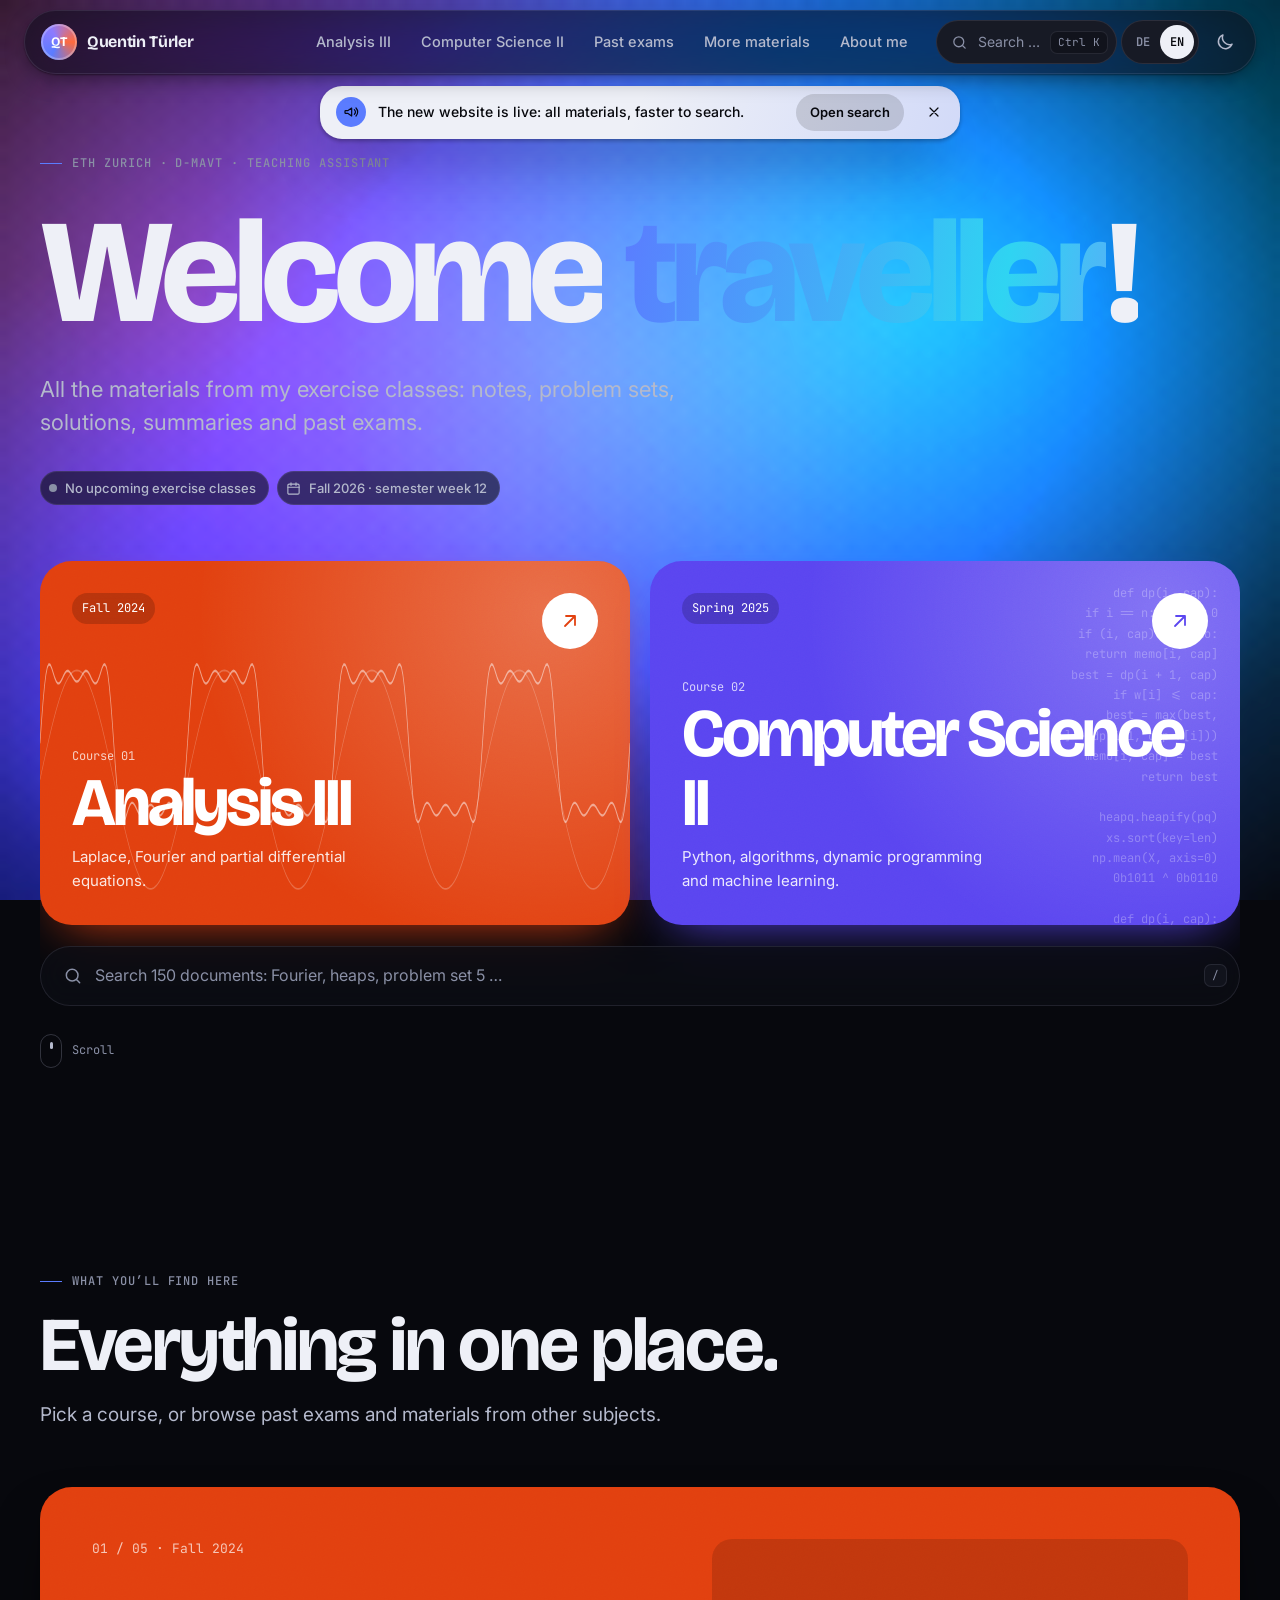
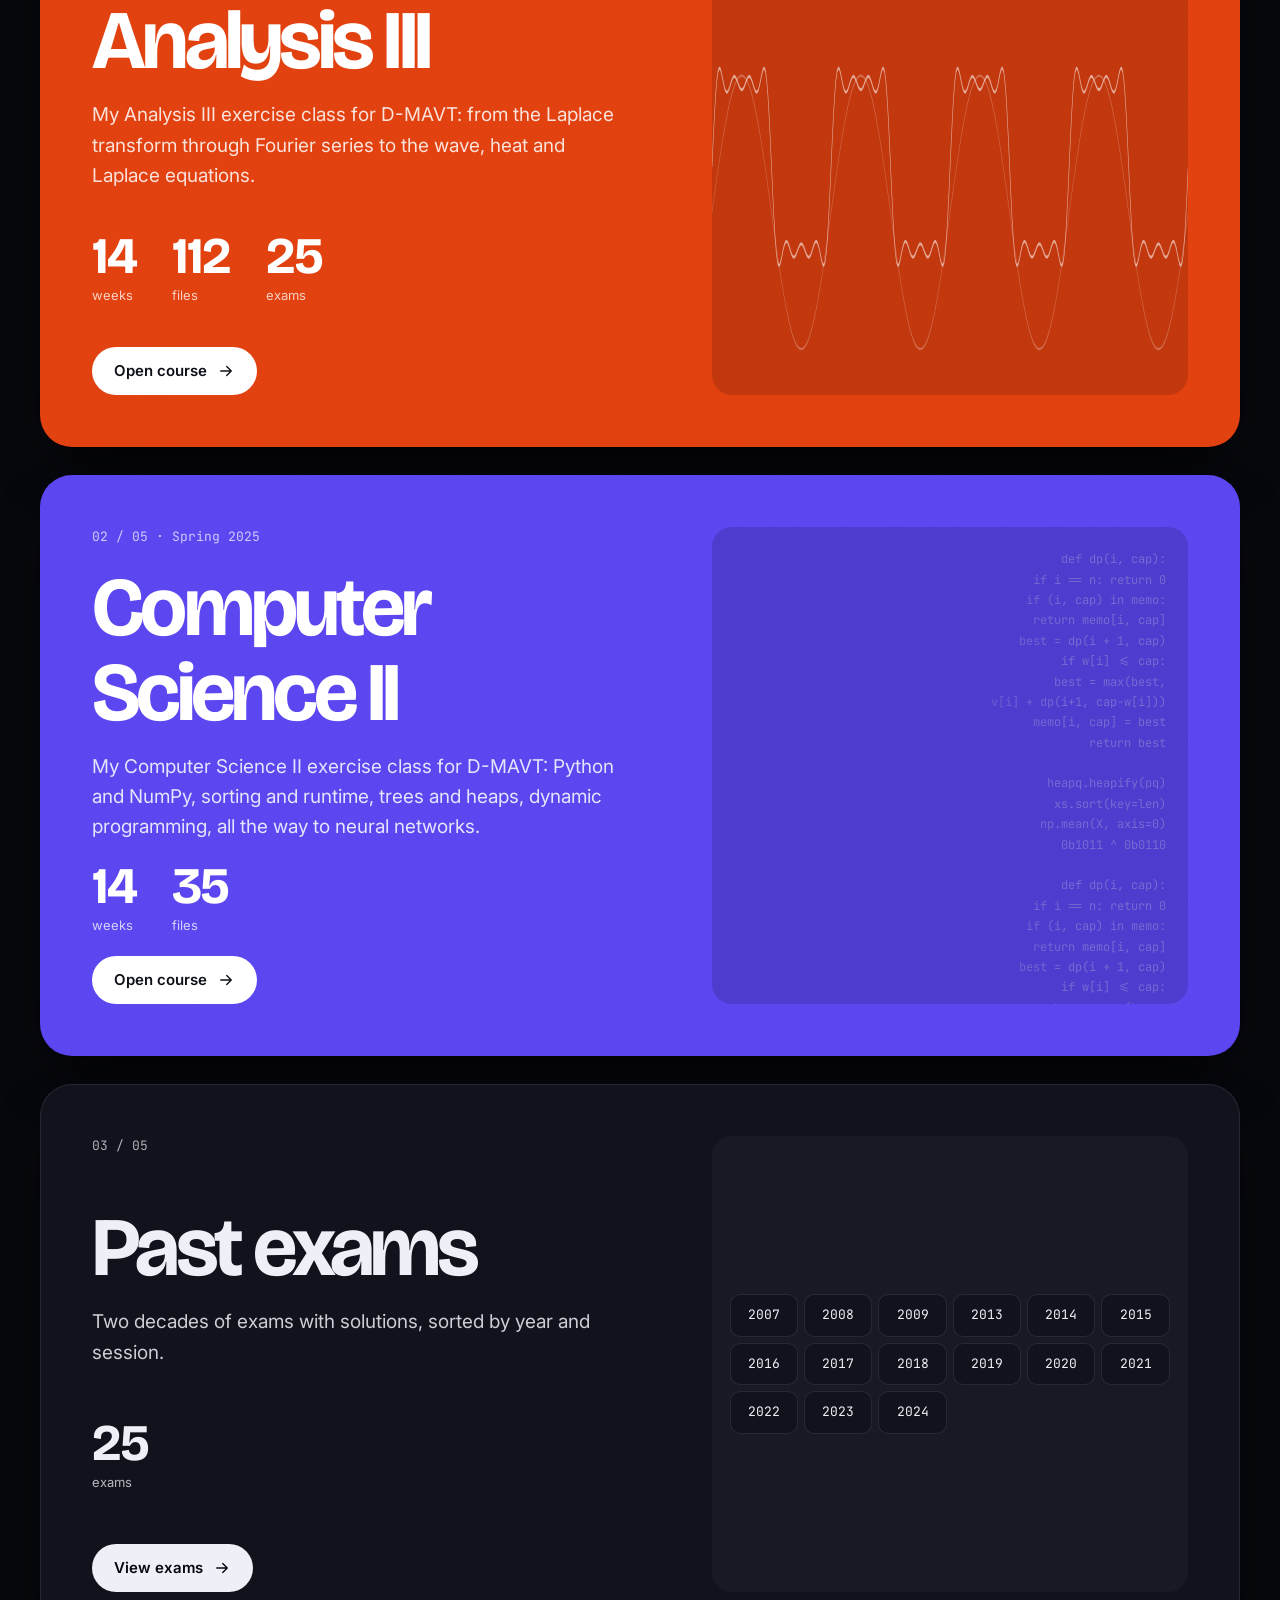
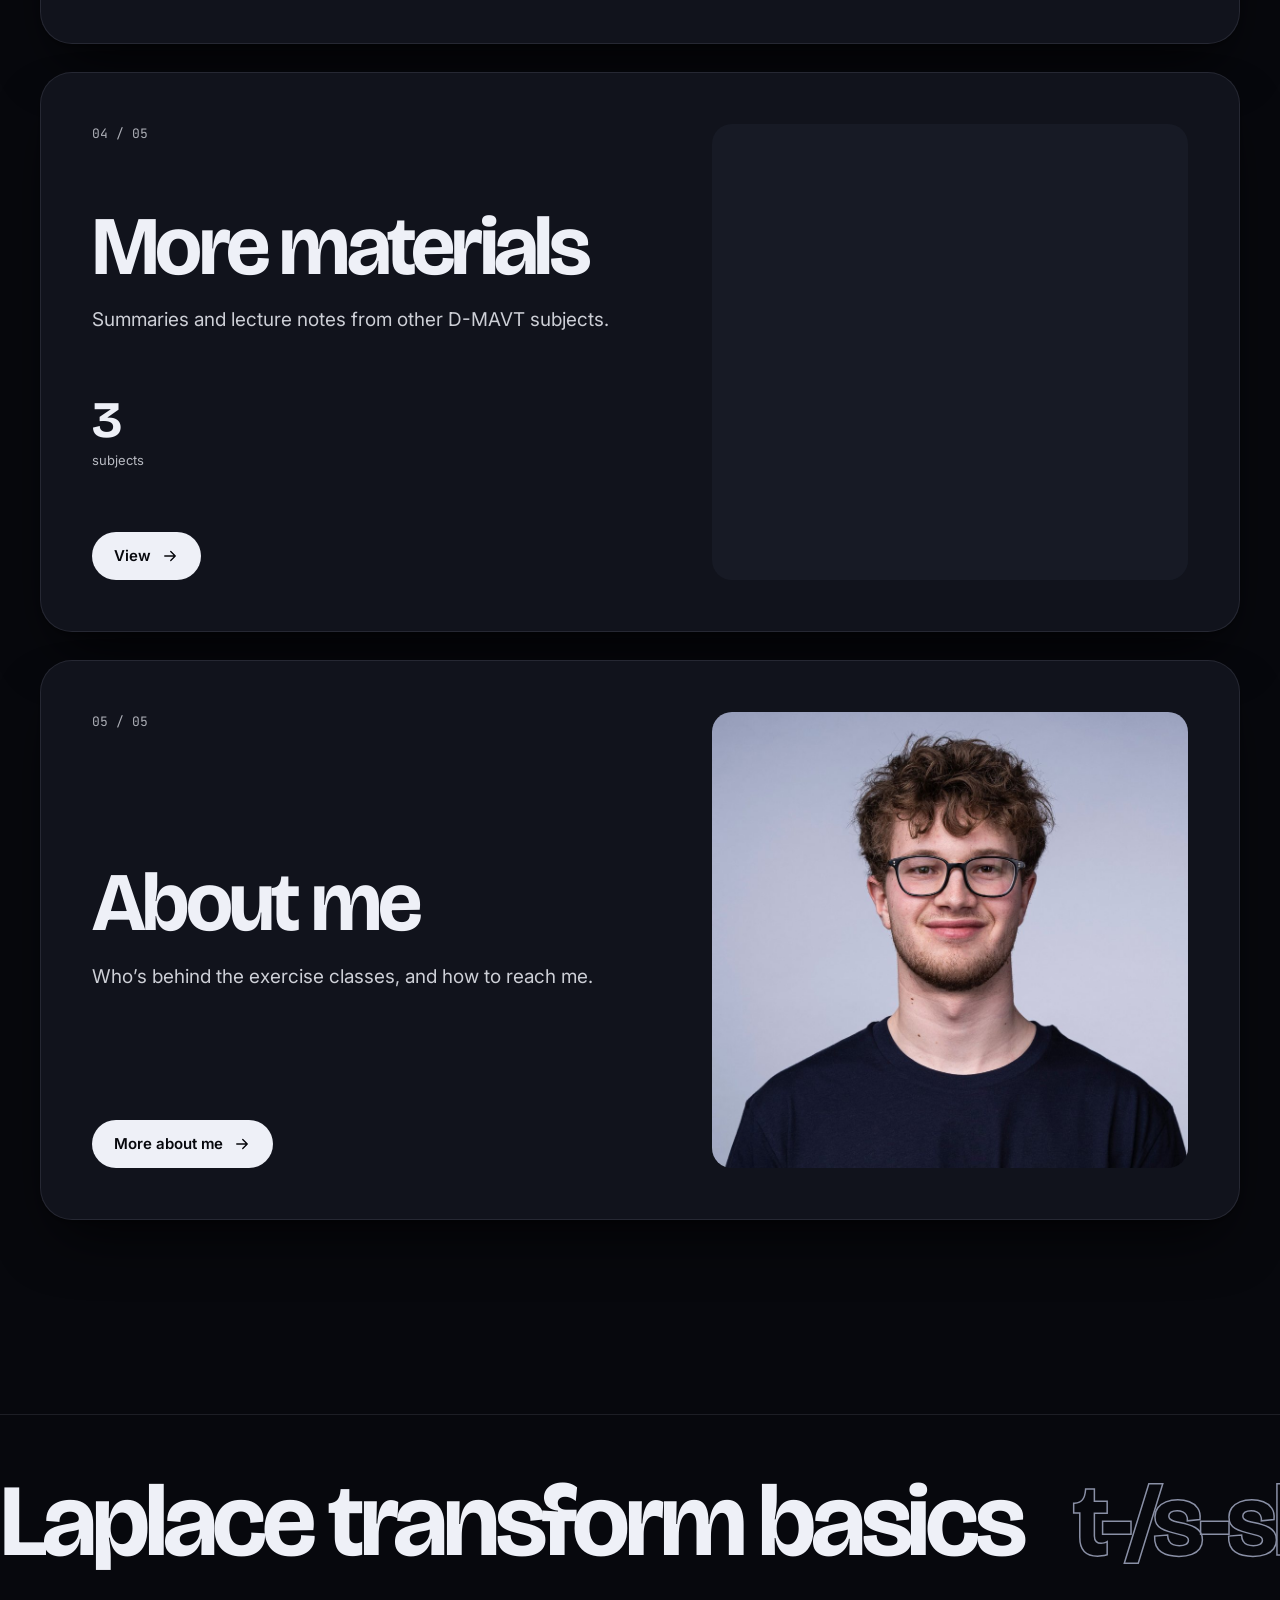
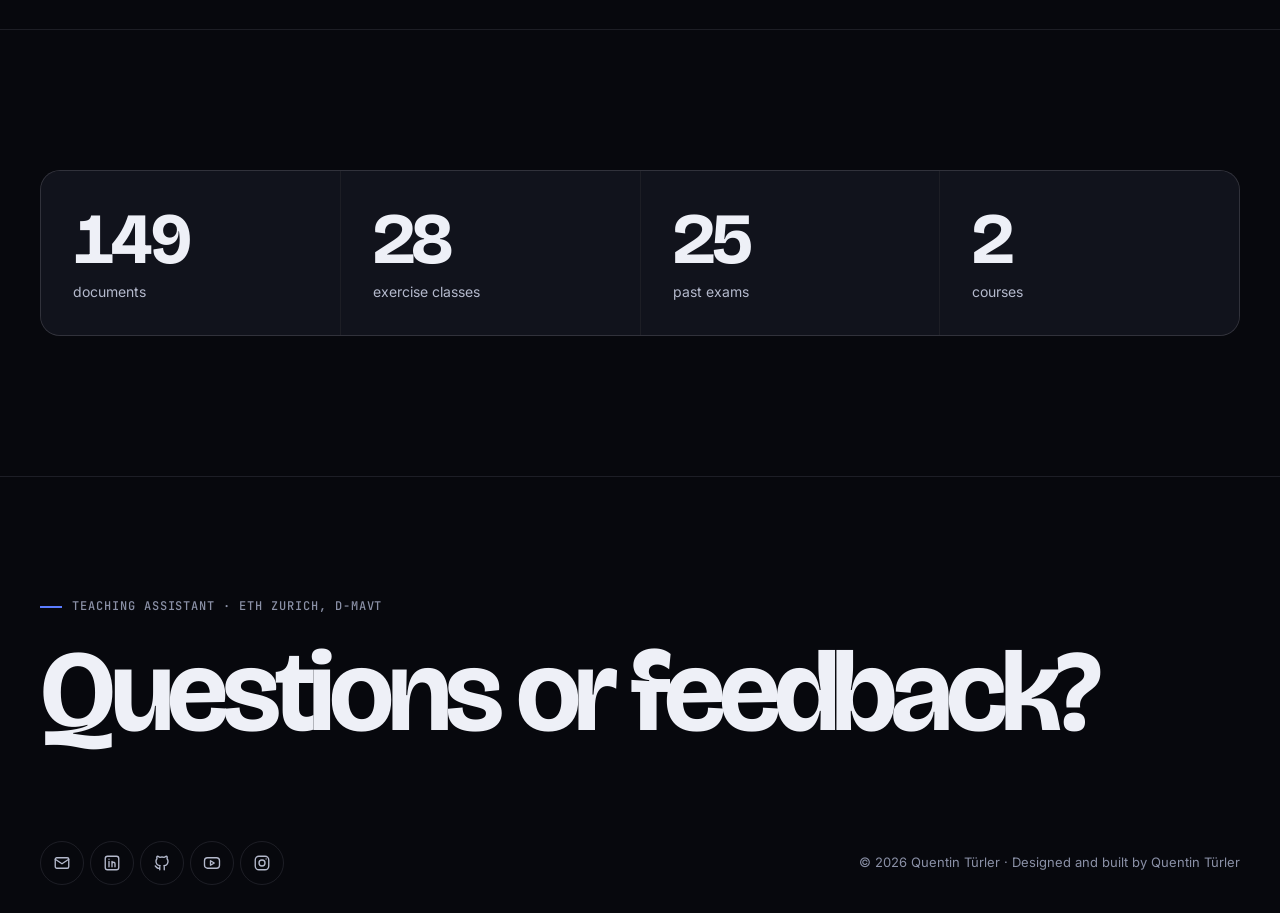
<file: index.html>
<!doctype html>
<html lang="en">
<head>
<meta charset="utf-8">
<meta name="viewport" content="width=device-width, initial-scale=1, viewport-fit=cover">
<title>Quentin Türler · Teaching</title>
<meta name="description" content="Unterlagen aus meinen Übungsstunden an der ETH Zürich: Analysis III und Informatik II. Notizen, Serien, Lösungen und alte Prüfungen.">
<meta name="author" content="Quentin Türler">
<meta name="theme-color" content="#f4f3ef" media="(prefers-color-scheme: light)">
<meta name="theme-color" content="#07080d" media="(prefers-color-scheme: dark)">
<meta property="og:type" content="website">
<meta property="og:title" content="Quentin Türler · Teaching">
<meta property="og:description" content="Unterlagen aus meinen Übungsstunden an der ETH Zürich: Analysis III und Informatik II. Notizen, Serien, Lösungen und alte Prüfungen.">
<meta property="og:image" content="images/portrait.jpg">
<link rel="icon" href="assets/img/favicon.svg" type="image/svg+xml">
<script>
/* Boot: theme + language before first paint, unfold-transition flag, JS failsafe */
(function(){var d=document.documentElement;d.classList.add('js');var t,l;
try{t=localStorage.getItem('theme');l=localStorage.getItem('lang')}catch(e){}
d.dataset.theme=t==='light'||(t==='system'&&!matchMedia('(prefers-color-scheme: dark)').matches)?'light':'dark';
d.lang=l==='en'||l==='de'?l:'en';
try{var x=sessionStorage.getItem('tx');if(x){var o=JSON.parse(x);if(Date.now()-o.t<8000){d.classList.add('tx-enter');d.style.setProperty('--tx-color',o.color)}else sessionStorage.removeItem('tx')}}catch(e){}
setTimeout(function(){if(!d.classList.contains('ready')){d.classList.remove('js','tx-enter')}},4000)})();
</script>
<link rel="preconnect" href="https://fonts.googleapis.com">
<link rel="preconnect" href="https://fonts.gstatic.com" crossorigin>
<link rel="stylesheet" href="https://fonts.googleapis.com/css2?family=Bricolage+Grotesque:opsz,wght@12..96,300..800&family=Inter:wght@400..700&family=JetBrains+Mono:wght@400..600&display=swap">
<link rel="stylesheet" href="assets/css/main.css">
<script type="module" src="assets/js/pages/home.js"></script>
</head>
<body data-page="home" data-title-key="home.title">
<a class="skip-link" href="#main" data-i18n="skip">Zum Inhalt springen</a>
<canvas class="bg-canvas bg-canvas--soft" id="bg" aria-hidden="true"></canvas>
<main id="main">
  <section class="hero container">
    <div class="home-hero__top">
      <span class="eyebrow" data-i18n="home.eyebrow">ETH Zürich · D-MAVT · Teaching Assistant</span>
      <h1 class="hero__title home-hero__title" data-split data-i18n-html="home.headline">Welcome <span><em>traveller</em>!</span></h1>
      <p class="hero__lead" data-reveal style="--d:.45s" data-i18n="home.lead">Alle Unterlagen aus meinen Übungsstunden.</p>
      <div class="hero__meta" id="status" data-reveal style="--d:.55s"></div>
    </div>
    <div class="quick" id="quick"></div>
    <button class="hero-search" data-search-open data-reveal style="--d:.8s"><svg viewBox="0 0 24 24" fill="none" stroke="currentColor" stroke-width="1.8" stroke-linecap="round" aria-hidden="true"><circle cx="11" cy="11" r="7"/><path d="m20 20-3.5-3.5"/></svg><span data-search-hero></span><span class="kbd">/</span></button>
    <div class="scroll-cue" aria-hidden="true"><i></i><span data-i18n="home.scroll">Scrollen</span></div>
  </section>
  <noscript><p class="container" style="padding:140px 0 40px">Diese Seite braucht JavaScript. / This page needs JavaScript.</p></noscript>
  <section class="section container" id="deck">
    <div class="section-head">
      <span class="eyebrow" data-i18n="home.deck.eyebrow">Was du hier findest</span>
      <h2 data-split data-i18n-html="home.deck.title">Alles an einem Ort.</h2>
      <p data-reveal data-i18n="home.deck.lead"></p>
    </div>
    <div class="stack" id="stack"></div>
  </section>
  <div class="marquee" aria-hidden="true"><div class="marquee__track" id="marquee"></div></div>
  <section class="section container"><div class="stats" id="stats"></div></section>
</main>
</body>
</html>
</file>
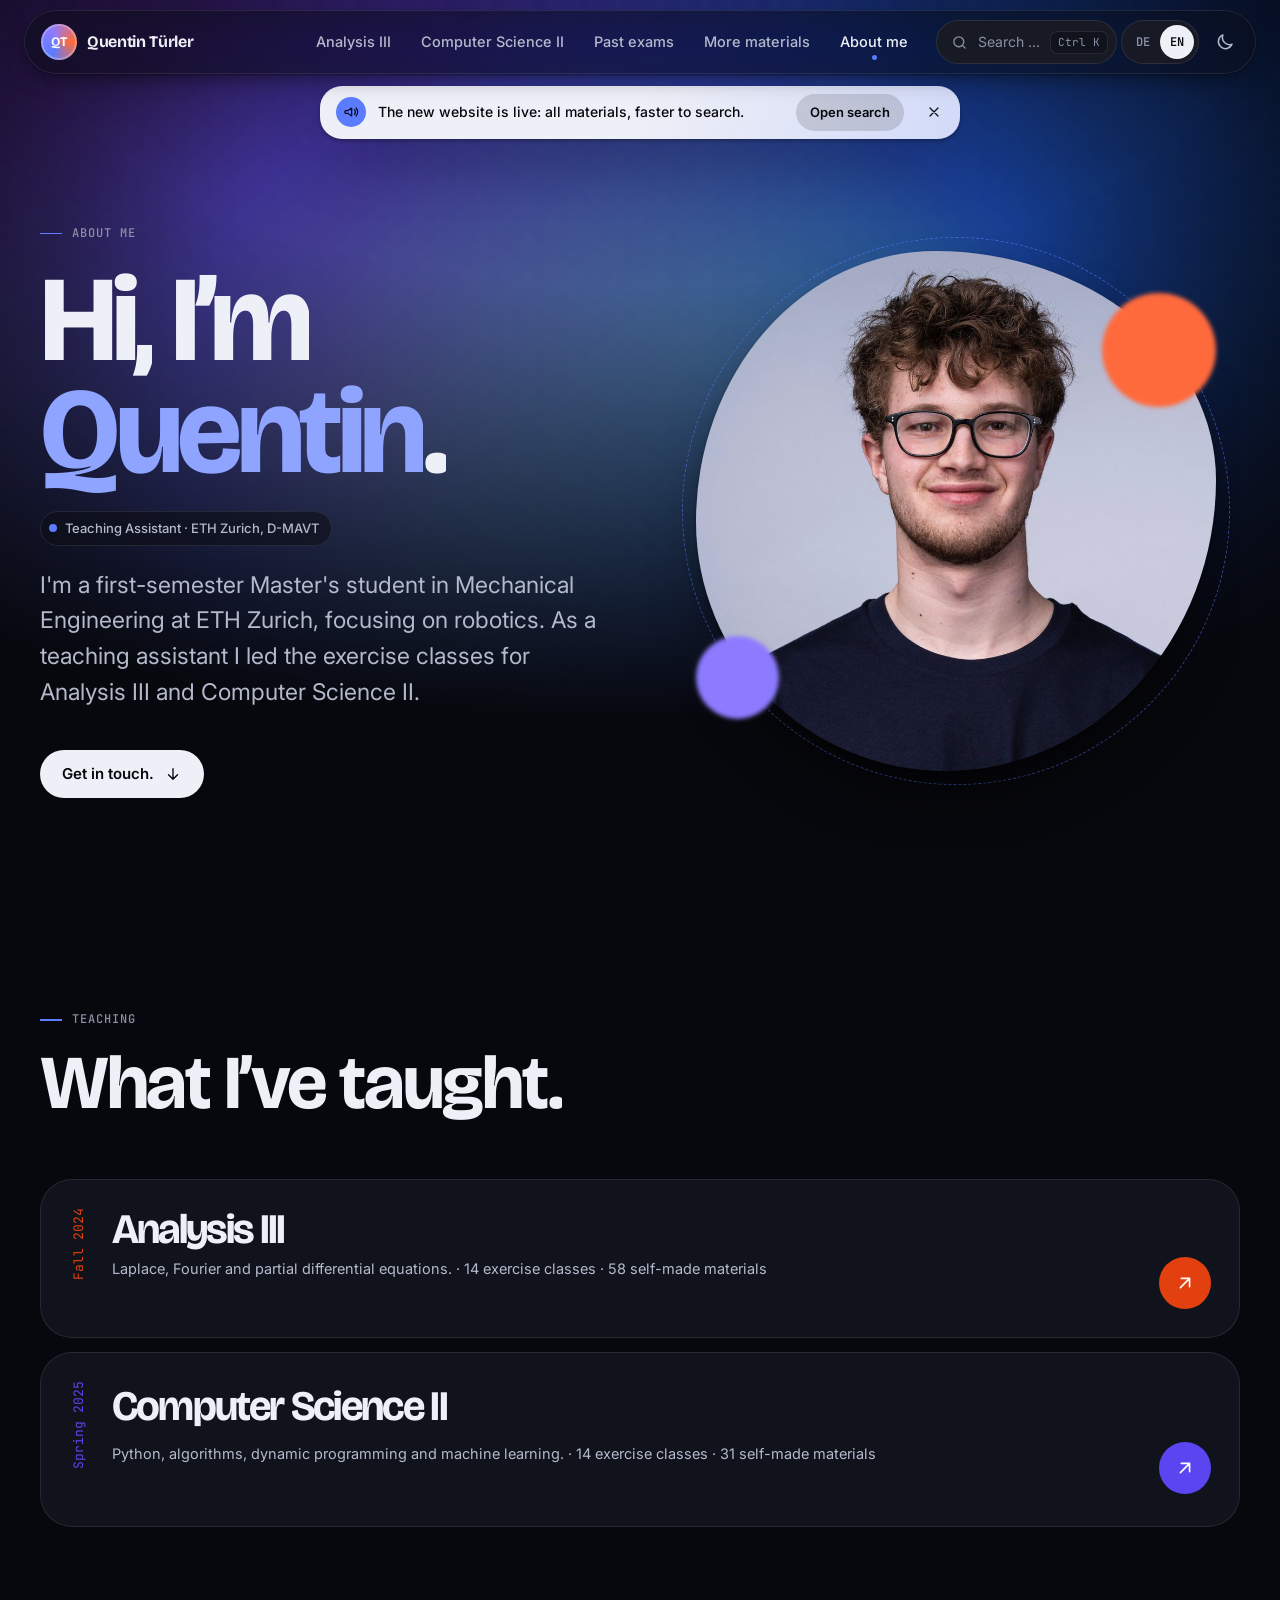
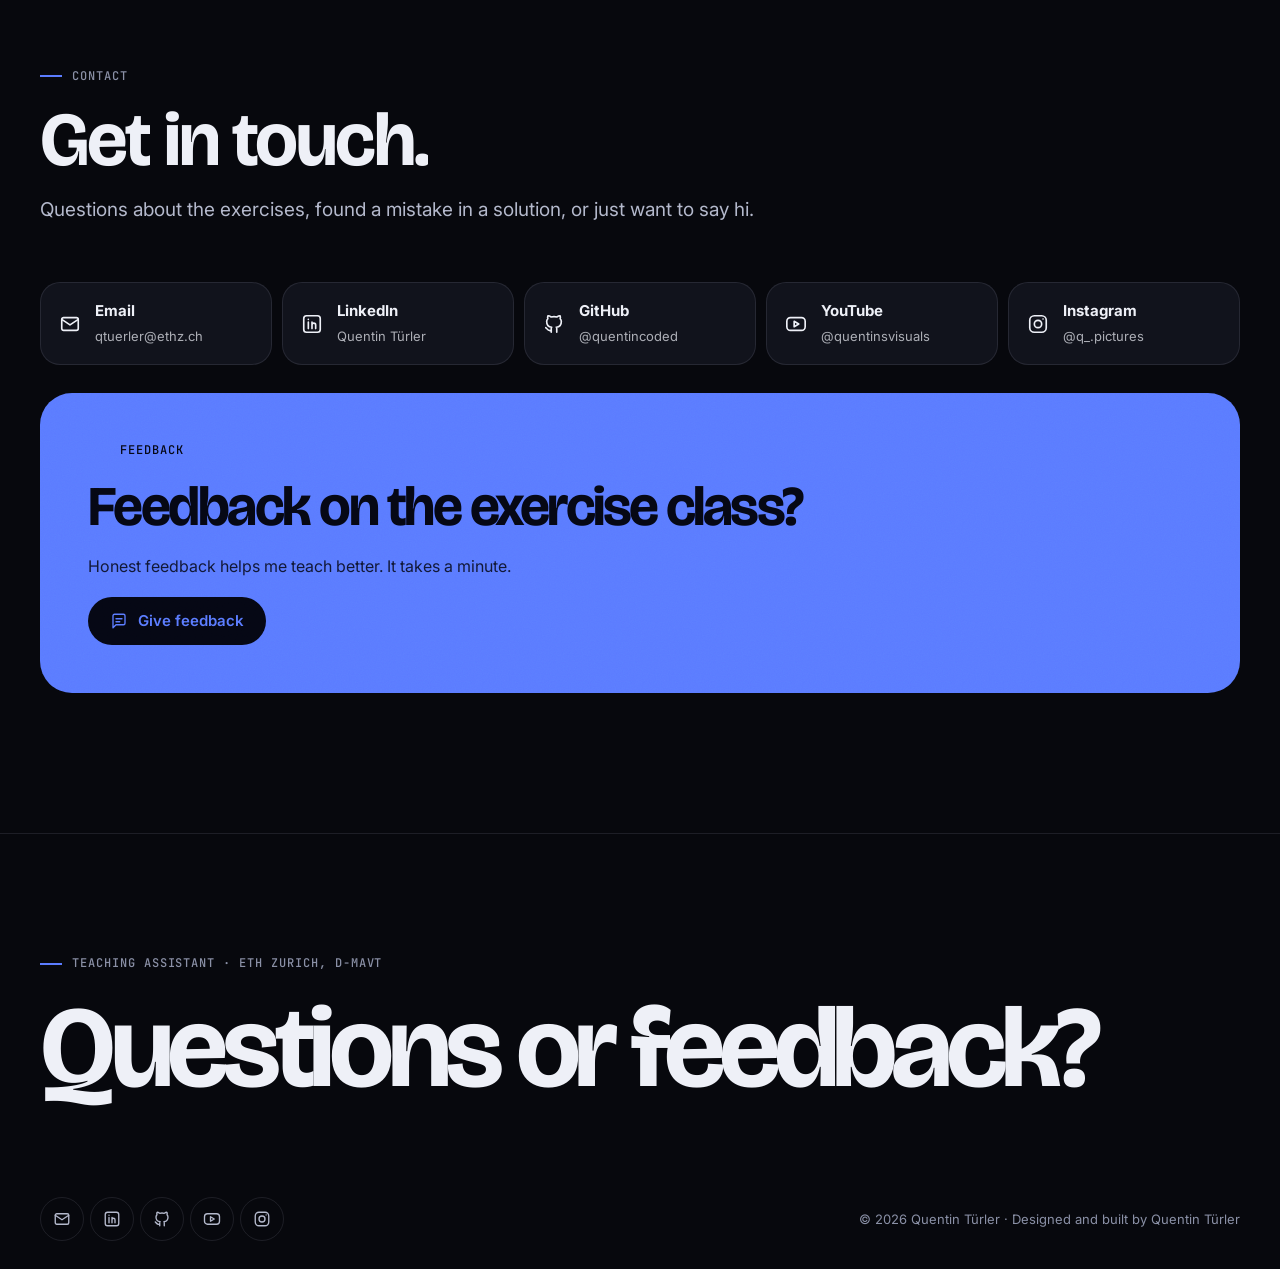
<file: about.html>
<!doctype html>
<html lang="en">
<head>
<meta charset="utf-8">
<meta name="viewport" content="width=device-width, initial-scale=1, viewport-fit=cover">
<title>Über mich · Quentin Türler</title>
<meta name="description" content="Quentin Türler, Teaching Assistant an der ETH Zürich (D-MAVT): Analysis III und Informatik II.">
<meta name="author" content="Quentin Türler">
<meta name="theme-color" content="#f4f3ef" media="(prefers-color-scheme: light)">
<meta name="theme-color" content="#07080d" media="(prefers-color-scheme: dark)">
<meta property="og:type" content="website">
<meta property="og:title" content="Über mich · Quentin Türler">
<meta property="og:description" content="Quentin Türler, Teaching Assistant an der ETH Zürich (D-MAVT): Analysis III und Informatik II.">
<meta property="og:image" content="images/portrait.jpg">
<link rel="icon" href="assets/img/favicon.svg" type="image/svg+xml">
<script>
/* Boot: theme + language before first paint, unfold-transition flag, JS failsafe */
(function(){var d=document.documentElement;d.classList.add('js');var t,l;
try{t=localStorage.getItem('theme');l=localStorage.getItem('lang')}catch(e){}
d.dataset.theme=t==='light'||(t==='system'&&!matchMedia('(prefers-color-scheme: dark)').matches)?'light':'dark';
d.lang=l==='en'||l==='de'?l:'en';
try{var x=sessionStorage.getItem('tx');if(x){var o=JSON.parse(x);if(Date.now()-o.t<8000){d.classList.add('tx-enter');d.style.setProperty('--tx-color',o.color)}else sessionStorage.removeItem('tx')}}catch(e){}
setTimeout(function(){if(!d.classList.contains('ready')){d.classList.remove('js','tx-enter')}},4000)})();
</script>
<link rel="preconnect" href="https://fonts.googleapis.com">
<link rel="preconnect" href="https://fonts.gstatic.com" crossorigin>
<link rel="stylesheet" href="https://fonts.googleapis.com/css2?family=Bricolage+Grotesque:opsz,wght@12..96,300..800&family=Inter:wght@400..700&family=JetBrains+Mono:wght@400..600&display=swap">
<link rel="stylesheet" href="assets/css/main.css">
<script type="module" src="assets/js/pages/about.js"></script>
</head>
<body data-page="about" data-title-key="about.title">
<a class="skip-link" href="#main" data-i18n="skip">Zum Inhalt springen</a>
<canvas class="bg-canvas bg-canvas--soft bg-canvas--dim" id="bg" aria-hidden="true"></canvas>
<div class="bg-veil" aria-hidden="true"></div>
<main id="main">

  <section class="hero hero--compact container">
    <div class="about-hero">
      <div style="display:grid;gap:22px">
        <span class="eyebrow" data-i18n="about.eyebrow">Über mich</span>
        <h1 class="hero__title" data-split data-i18n-html="about.hi">Hoi, ich bin Quentin.</h1>
        <p class="pill" data-reveal style="--d:.4s;justify-self:start"><span class="dot dot--live"></span><span id="role"></span></p>
        <p class="bio" id="bio" data-reveal style="--d:.5s"></p>
        <div class="link-row" data-reveal style="--d:.6s"><a class="btn" href="#contact"><span data-i18n="about.contact.title">Schreib mir.</span><svg viewBox="0 0 24 24" fill="none" stroke="currentColor" stroke-width="1.8" stroke-linecap="round" stroke-linejoin="round" aria-hidden="true"><path d="M12 5v14M6 13l6 6 6-6"/></svg></a></div>
      </div>
      <div class="portrait" data-reveal="scale" style="--d:.3s">
        <div class="portrait__ring"></div>
        <div class="portrait__img"><img id="portrait" src="images/portrait.jpg" alt="Portrait von Quentin Türler" width="1000" height="1000"></div>
        <span class="portrait__orb portrait__orb--a"></span>
        <span class="portrait__orb portrait__orb--b"></span>
      </div>
    </div>
  </section>
  <section class="section container">
    <div class="section-head">
      <span class="eyebrow" data-i18n="about.teaching.eyebrow">Lehrtätigkeit</span>
      <h2 data-split data-i18n-html="about.teaching.title">Was ich unterrichtet habe.</h2>
    </div>
    <div class="teach-list" id="teaching"></div>
  </section>
  <section class="section container" id="contact" style="padding-top:0">
    <div class="section-head">
      <span class="eyebrow" data-i18n="about.contact.eyebrow">Kontakt</span>
      <h2 data-split data-i18n-html="about.contact.title">Schreib mir.</h2>
      <p data-reveal data-i18n="about.contact.lead"></p>
    </div>
    <div class="contact-grid" id="contacts"></div>
    <div class="callout grain" id="feedback" data-reveal="scale" style="margin-top:clamp(16px,3vw,28px)"></div>
  </section>
  <noscript><p class="container" style="padding:140px 0 40px">Diese Seite braucht JavaScript. / This page needs JavaScript.</p></noscript>
</main>
</body>
</html>
</file>
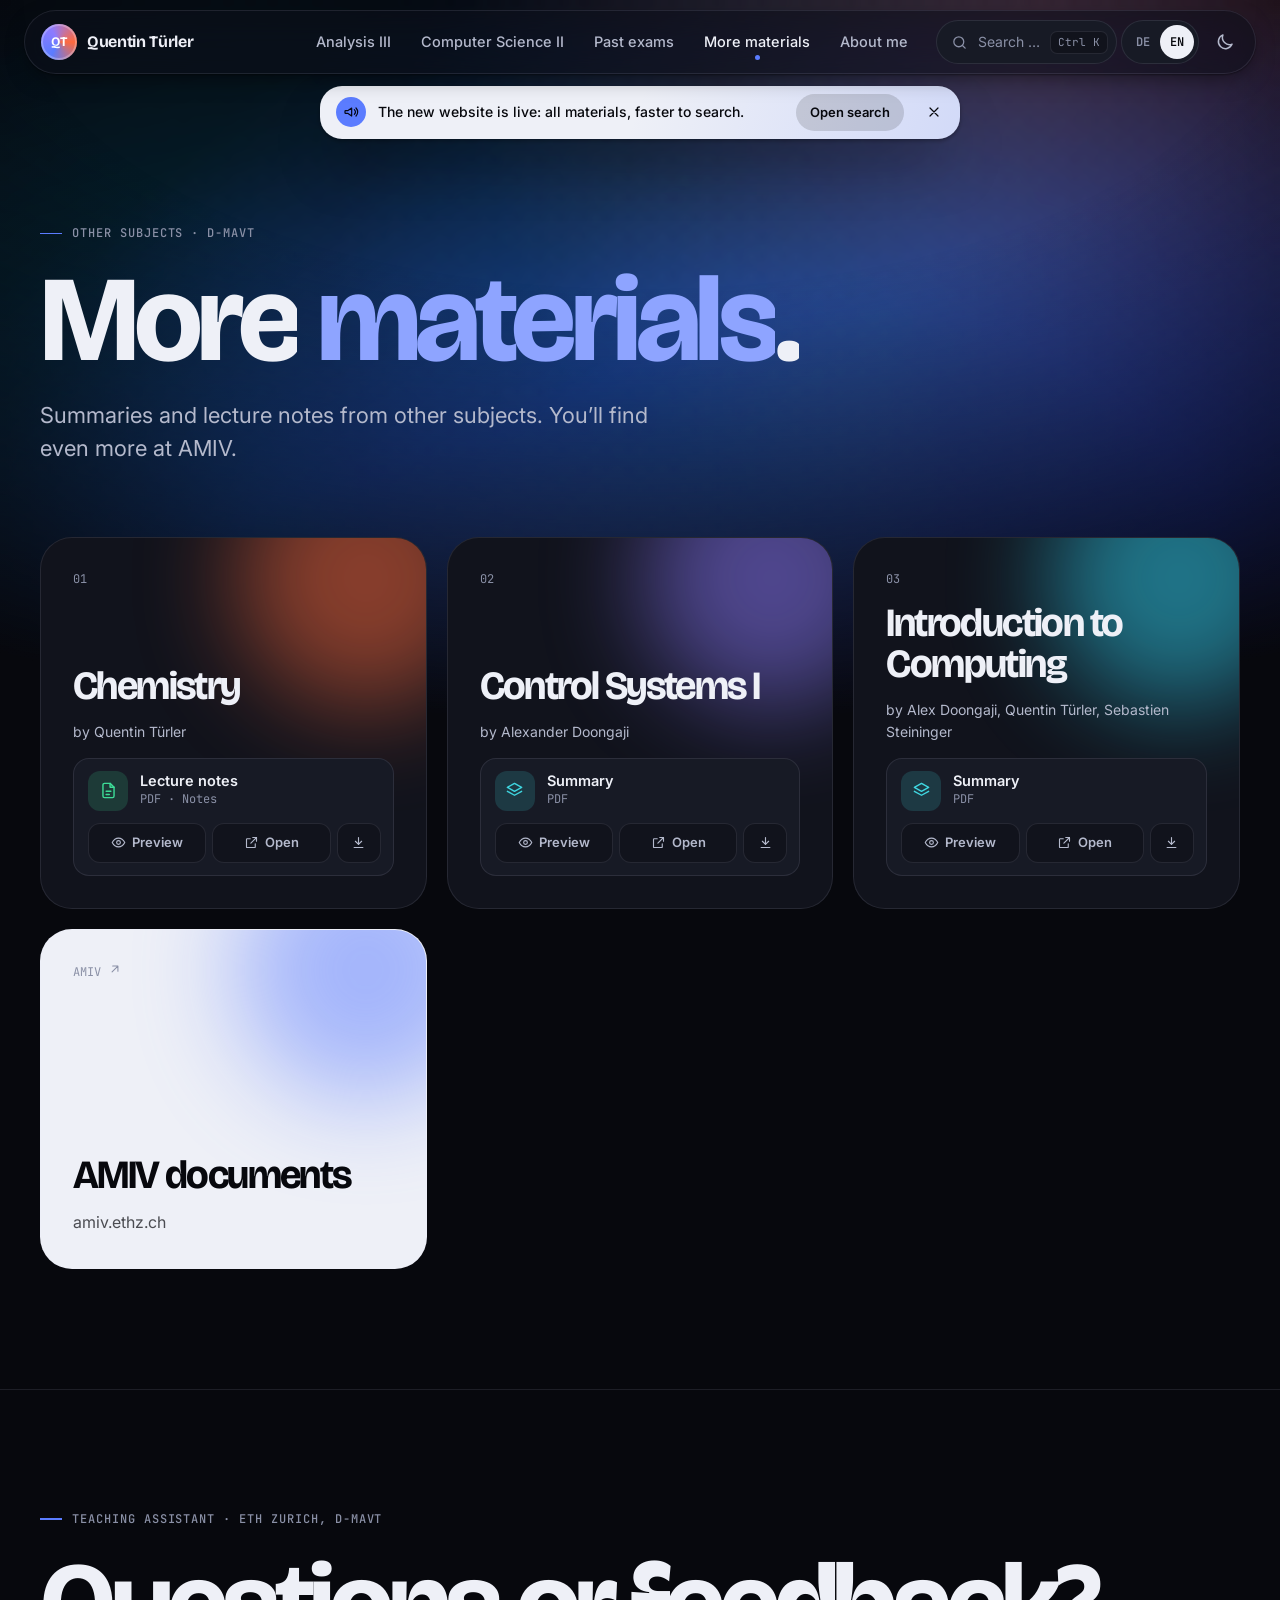
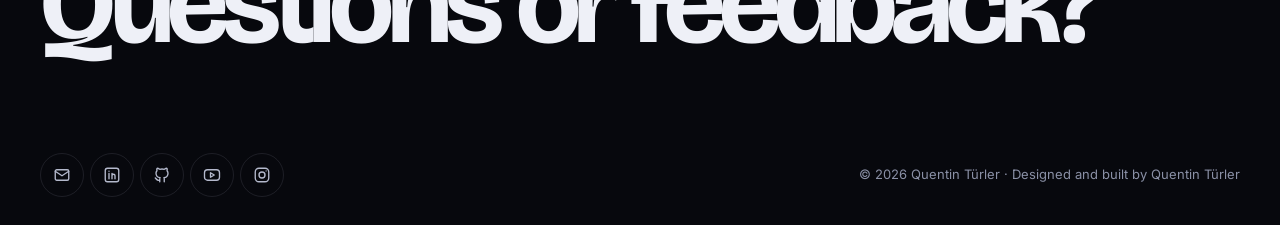
<file: additional.html>
<!doctype html>
<html lang="en">
<head>
<meta charset="utf-8">
<meta name="viewport" content="width=device-width, initial-scale=1, viewport-fit=cover">
<title>Weitere Materialien · Quentin Türler</title>
<meta name="description" content="Zusammenfassungen und Mitschriften aus anderen D-MAVT-Fächern: Chemie, Control Systems I, Introduction to Computing.">
<meta name="author" content="Quentin Türler">
<meta name="theme-color" content="#f4f3ef" media="(prefers-color-scheme: light)">
<meta name="theme-color" content="#07080d" media="(prefers-color-scheme: dark)">
<meta property="og:type" content="website">
<meta property="og:title" content="Weitere Materialien · Quentin Türler">
<meta property="og:description" content="Zusammenfassungen und Mitschriften aus anderen D-MAVT-Fächern: Chemie, Control Systems I, Introduction to Computing.">
<meta property="og:image" content="images/portrait.jpg">
<link rel="icon" href="assets/img/favicon.svg" type="image/svg+xml">
<script>
/* Boot: theme + language before first paint, unfold-transition flag, JS failsafe */
(function(){var d=document.documentElement;d.classList.add('js');var t,l;
try{t=localStorage.getItem('theme');l=localStorage.getItem('lang')}catch(e){}
d.dataset.theme=t==='light'||(t==='system'&&!matchMedia('(prefers-color-scheme: dark)').matches)?'light':'dark';
d.lang=l==='en'||l==='de'?l:'en';
try{var x=sessionStorage.getItem('tx');if(x){var o=JSON.parse(x);if(Date.now()-o.t<8000){d.classList.add('tx-enter');d.style.setProperty('--tx-color',o.color)}else sessionStorage.removeItem('tx')}}catch(e){}
setTimeout(function(){if(!d.classList.contains('ready')){d.classList.remove('js','tx-enter')}},4000)})();
</script>
<link rel="preconnect" href="https://fonts.googleapis.com">
<link rel="preconnect" href="https://fonts.gstatic.com" crossorigin>
<link rel="stylesheet" href="https://fonts.googleapis.com/css2?family=Bricolage+Grotesque:opsz,wght@12..96,300..800&family=Inter:wght@400..700&family=JetBrains+Mono:wght@400..600&display=swap">
<link rel="stylesheet" href="assets/css/main.css">
<script type="module" src="assets/js/pages/additional.js"></script>
</head>
<body data-page="additional" data-title-key="additional.title">
<a class="skip-link" href="#main" data-i18n="skip">Zum Inhalt springen</a>
<canvas class="bg-canvas bg-canvas--soft bg-canvas--dim" id="bg" aria-hidden="true"></canvas>
<div class="bg-veil" aria-hidden="true"></div>
<main id="main">

  <section class="hero hero--compact container">
    <span class="eyebrow" data-i18n="additional.eyebrow">Andere Fächer · D-MAVT</span>
    <h1 class="hero__title" data-split data-i18n-html="additional.headline">Weitere Materialien.</h1>
    <p class="hero__lead" data-reveal style="--d:.4s" data-i18n="additional.lead"></p>
  </section>
  <section class="container" style="padding-bottom:clamp(72px,10vw,120px)"><div class="subject-grid" id="subjects"></div></section>
  <noscript><p class="container" style="padding:140px 0 40px">Diese Seite braucht JavaScript. / This page needs JavaScript.</p></noscript>
</main>
</body>
</html>
</file>
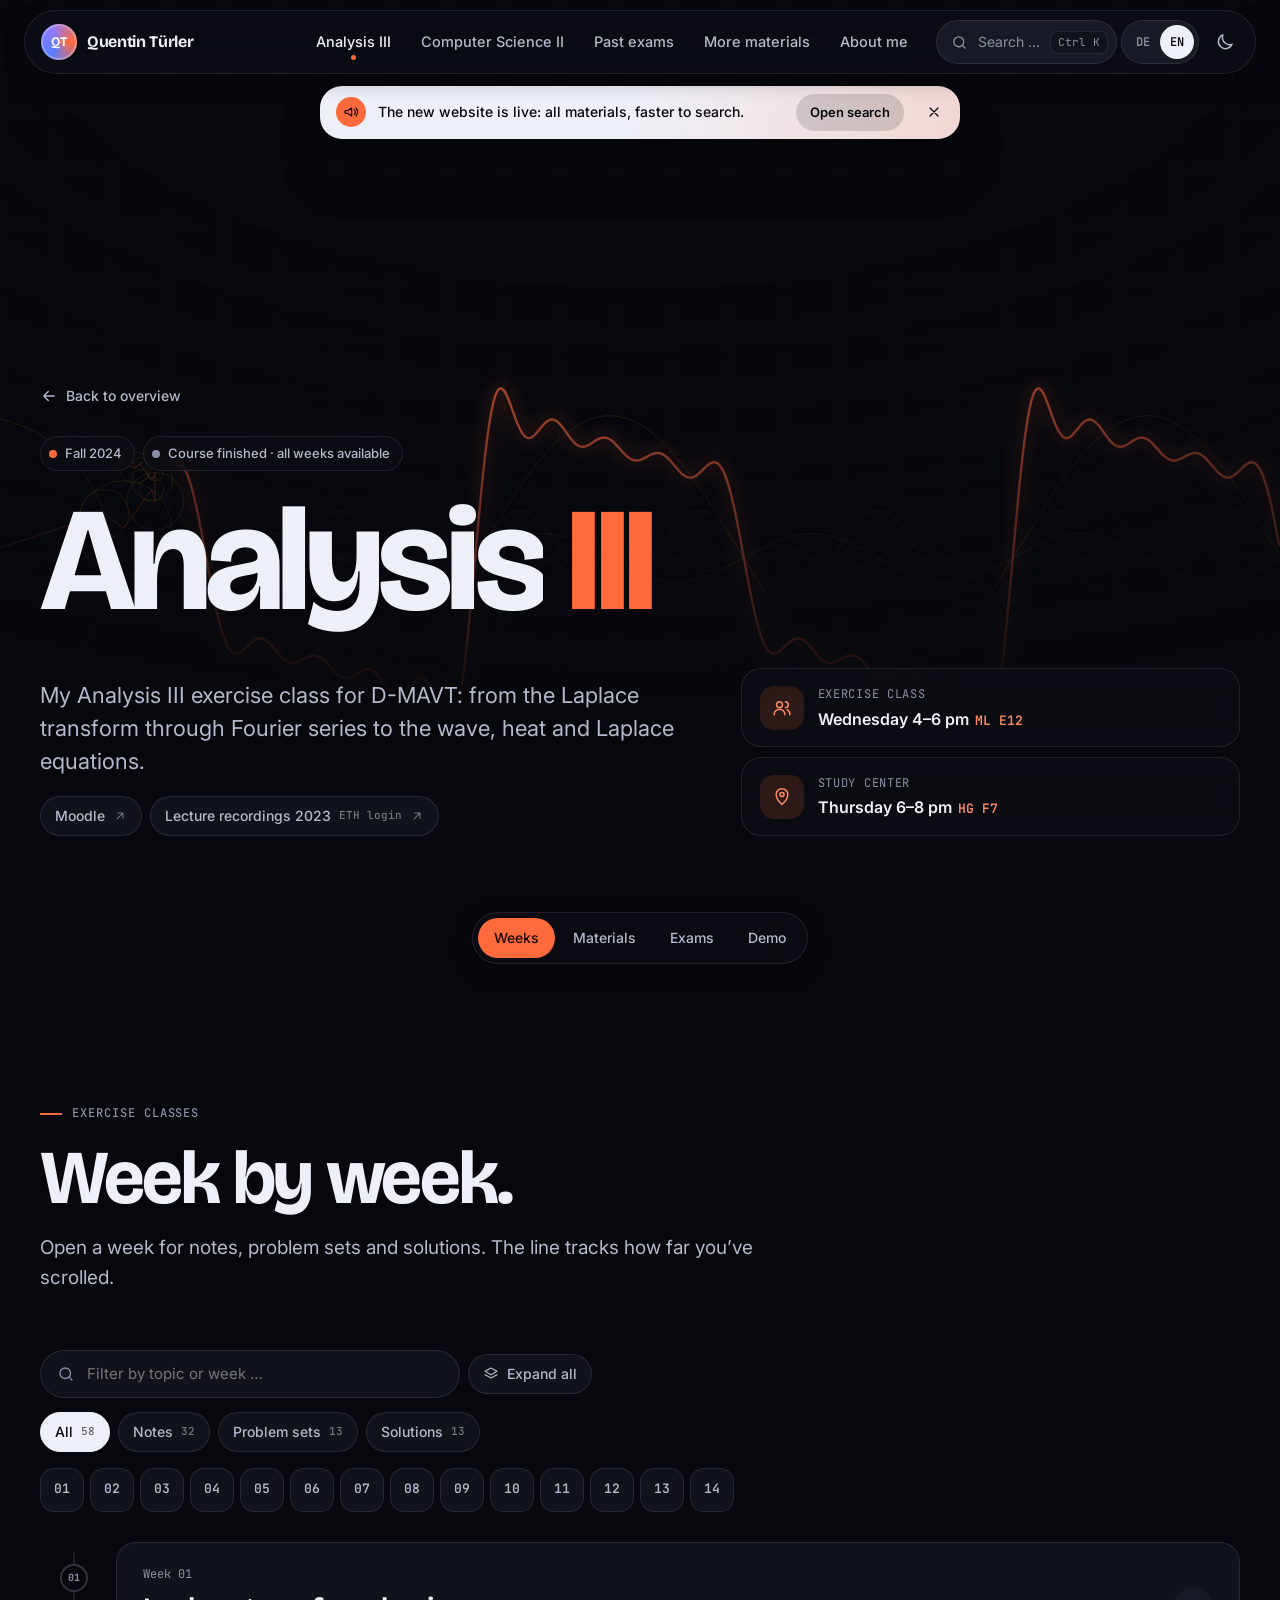
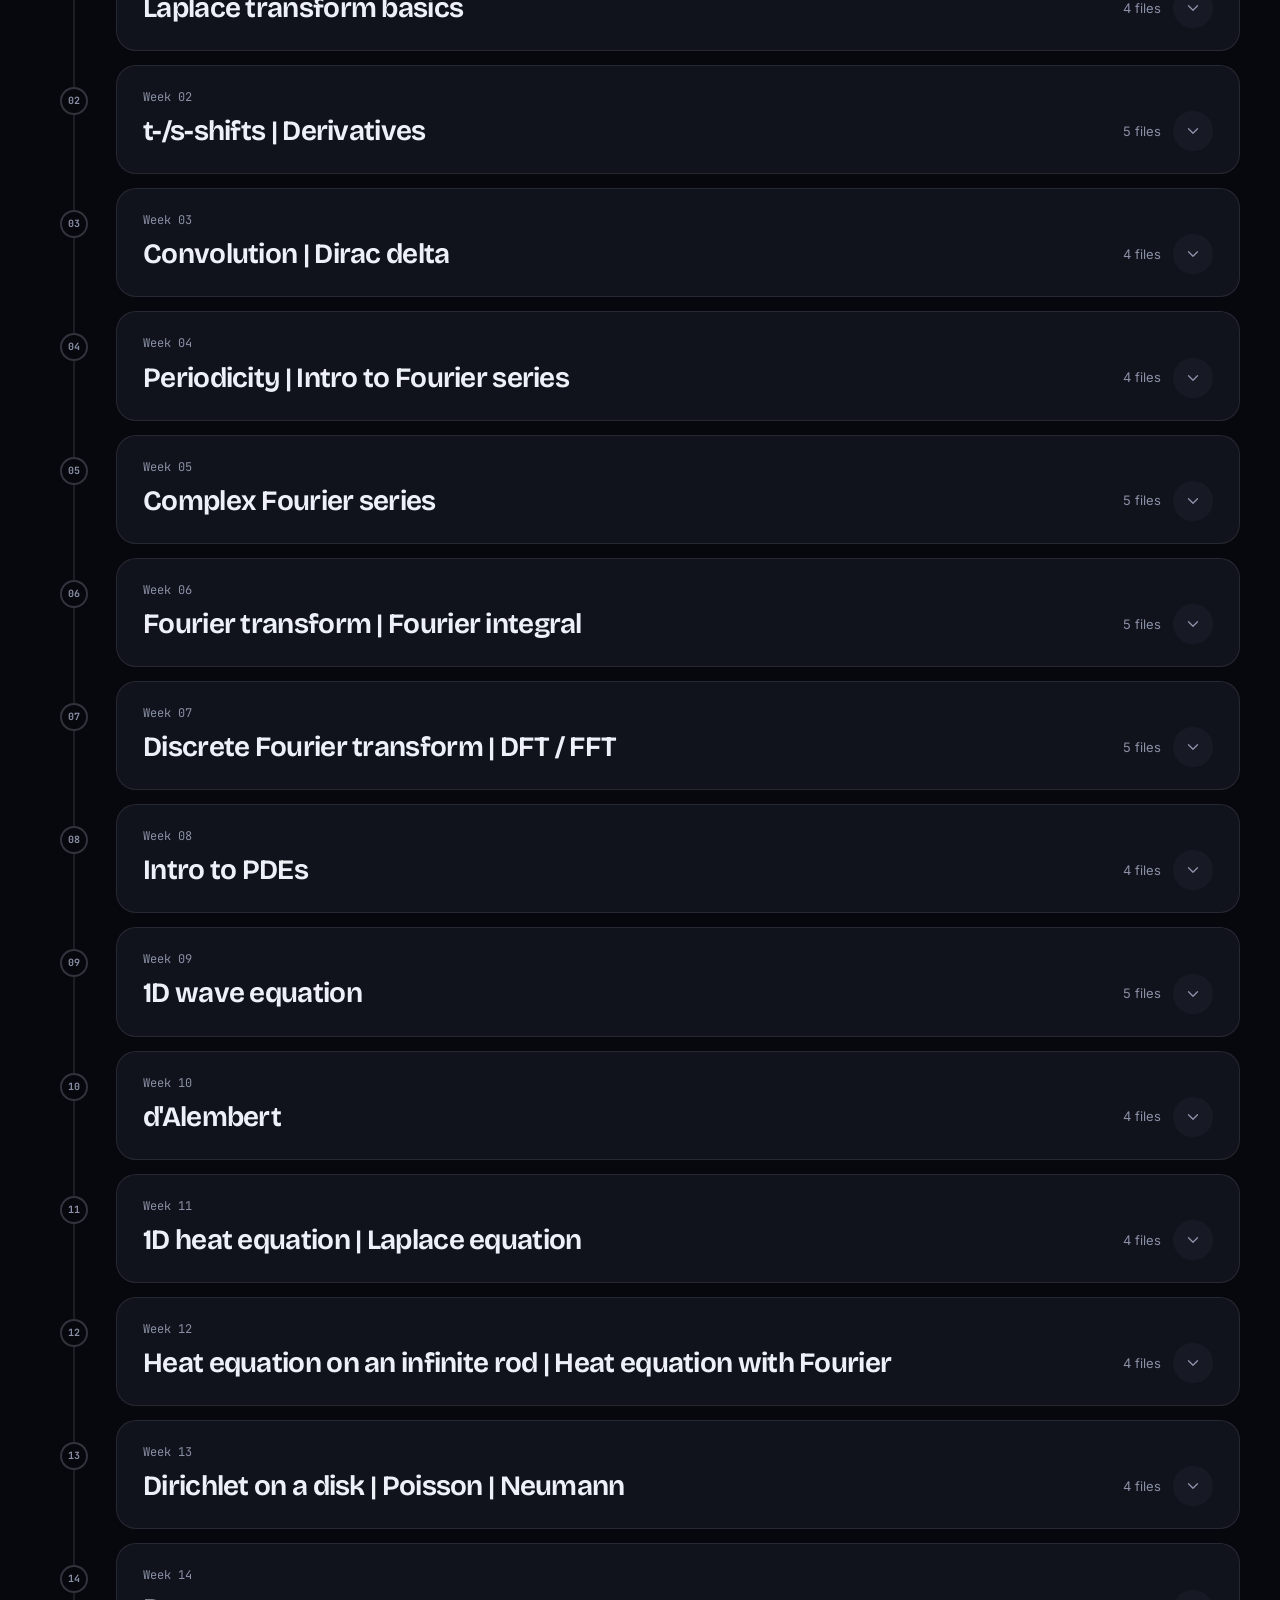
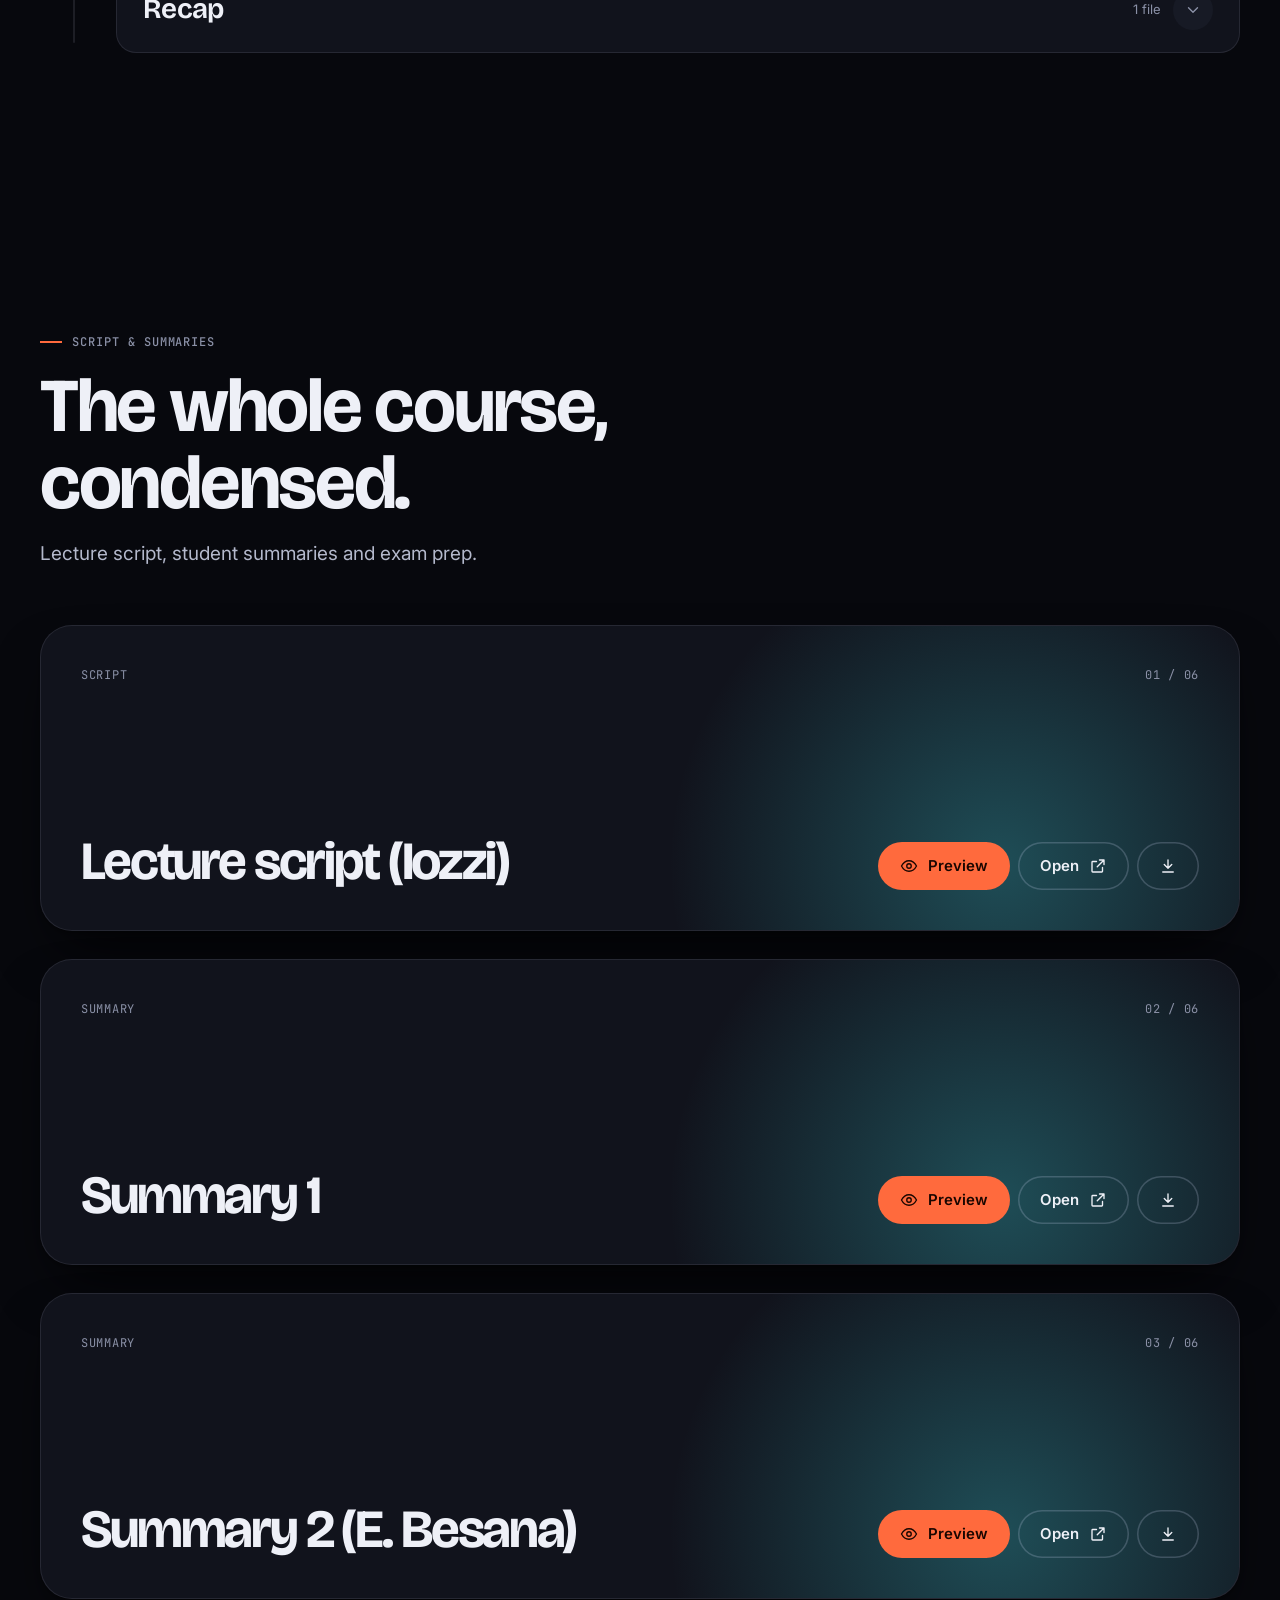
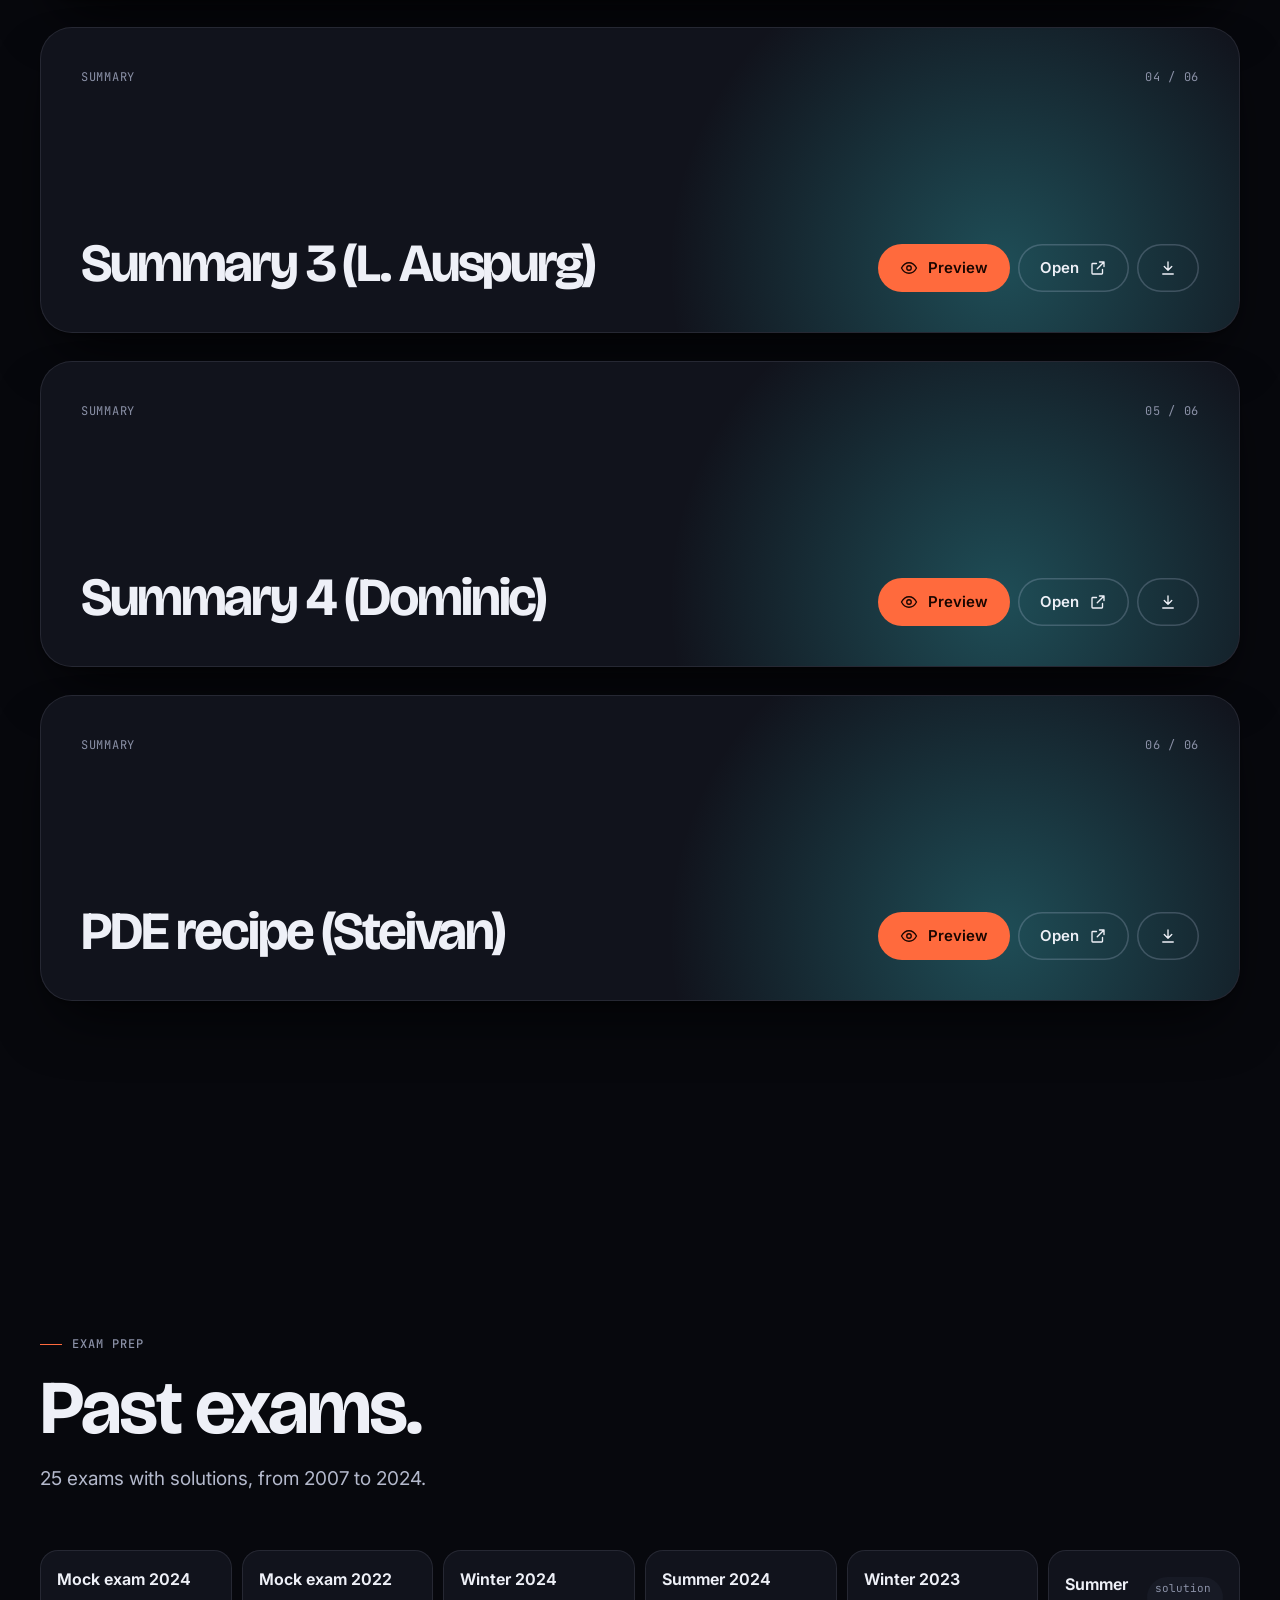
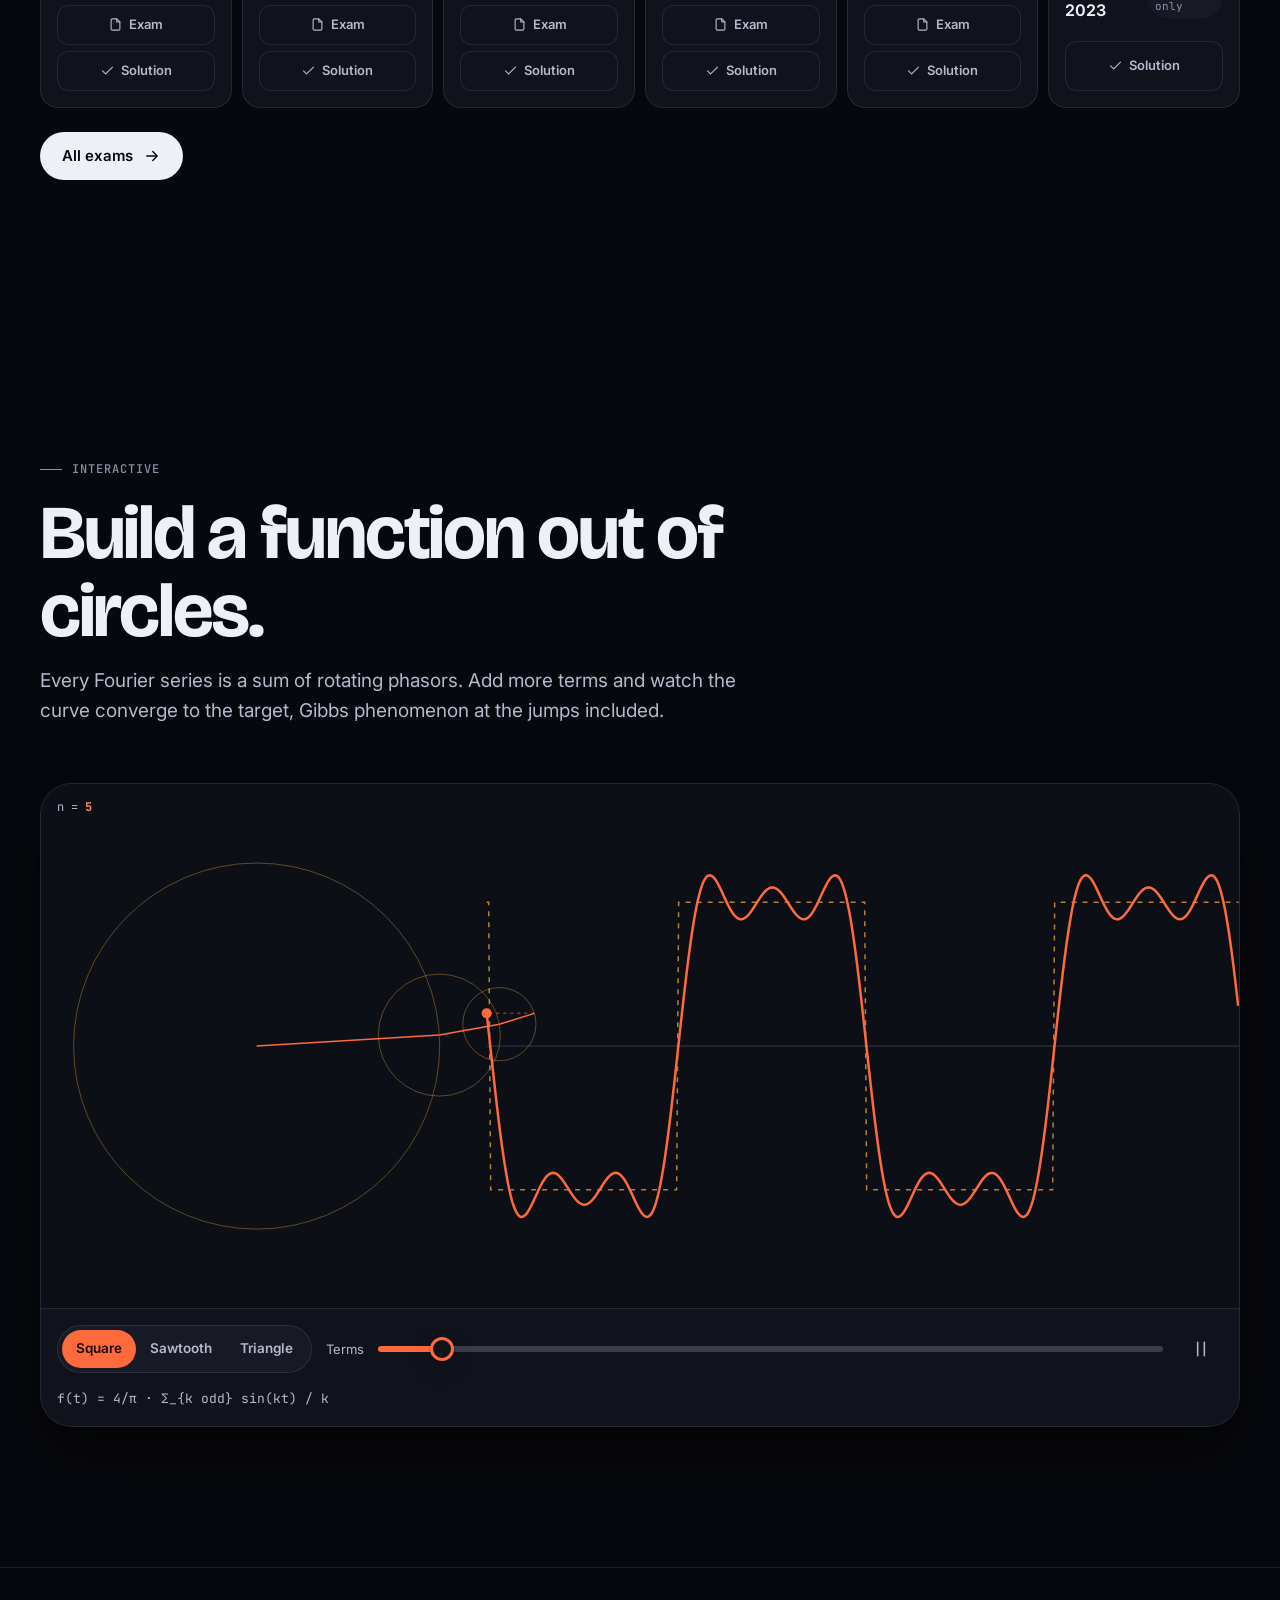
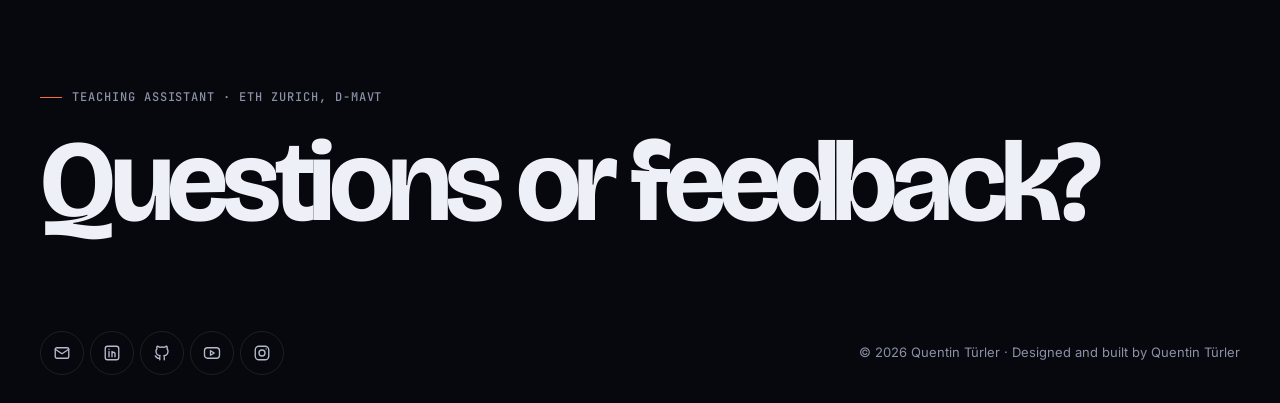
<file: analysis3.html>
<!doctype html>
<html lang="en">
<head>
<meta charset="utf-8">
<meta name="viewport" content="width=device-width, initial-scale=1, viewport-fit=cover">
<title>Analysis III · Quentin Türler</title>
<meta name="description" content="Analysis III (HS 2024), ETH Zürich D-MAVT: Notizen, Serien, Lösungen, Zusammenfassungen und 25 alte Prüfungen.">
<meta name="author" content="Quentin Türler">
<meta name="theme-color" content="#f4f3ef" media="(prefers-color-scheme: light)">
<meta name="theme-color" content="#07080d" media="(prefers-color-scheme: dark)">
<meta property="og:type" content="website">
<meta property="og:title" content="Analysis III · Quentin Türler">
<meta property="og:description" content="Analysis III (HS 2024), ETH Zürich D-MAVT: Notizen, Serien, Lösungen, Zusammenfassungen und 25 alte Prüfungen.">
<meta property="og:image" content="images/portrait.jpg">
<link rel="icon" href="assets/img/favicon.svg" type="image/svg+xml">
<script>
/* Boot: theme + language before first paint, unfold-transition flag, JS failsafe */
(function(){var d=document.documentElement;d.classList.add('js');var t,l;
try{t=localStorage.getItem('theme');l=localStorage.getItem('lang')}catch(e){}
d.dataset.theme=t==='light'||(t==='system'&&!matchMedia('(prefers-color-scheme: dark)').matches)?'light':'dark';
d.lang=l==='en'||l==='de'?l:'en';
try{var x=sessionStorage.getItem('tx');if(x){var o=JSON.parse(x);if(Date.now()-o.t<8000){d.classList.add('tx-enter');d.style.setProperty('--tx-color',o.color)}else sessionStorage.removeItem('tx')}}catch(e){}
setTimeout(function(){if(!d.classList.contains('ready')){d.classList.remove('js','tx-enter')}},4000)})();
</script>
<link rel="preconnect" href="https://fonts.googleapis.com">
<link rel="preconnect" href="https://fonts.gstatic.com" crossorigin>
<link rel="stylesheet" href="https://fonts.googleapis.com/css2?family=Bricolage+Grotesque:opsz,wght@12..96,300..800&family=Inter:wght@400..700&family=JetBrains+Mono:wght@400..600&display=swap">
<link rel="stylesheet" href="assets/css/main.css">
<script type="module" src="assets/js/pages/course.js"></script>
</head>
<body data-page="analysis" data-course="analysis3">
<a class="skip-link" href="#main" data-i18n="skip">Zum Inhalt springen</a>
<canvas class="bg-canvas" id="bg" aria-hidden="true"></canvas>
<div class="bg-veil" aria-hidden="true"></div>
<main id="main">
  <div id="course"></div>
  <noscript><p class="container" style="padding:140px 0 40px">Diese Seite braucht JavaScript. / This page needs JavaScript.</p></noscript>
</main>
</body>
</html>
</file>
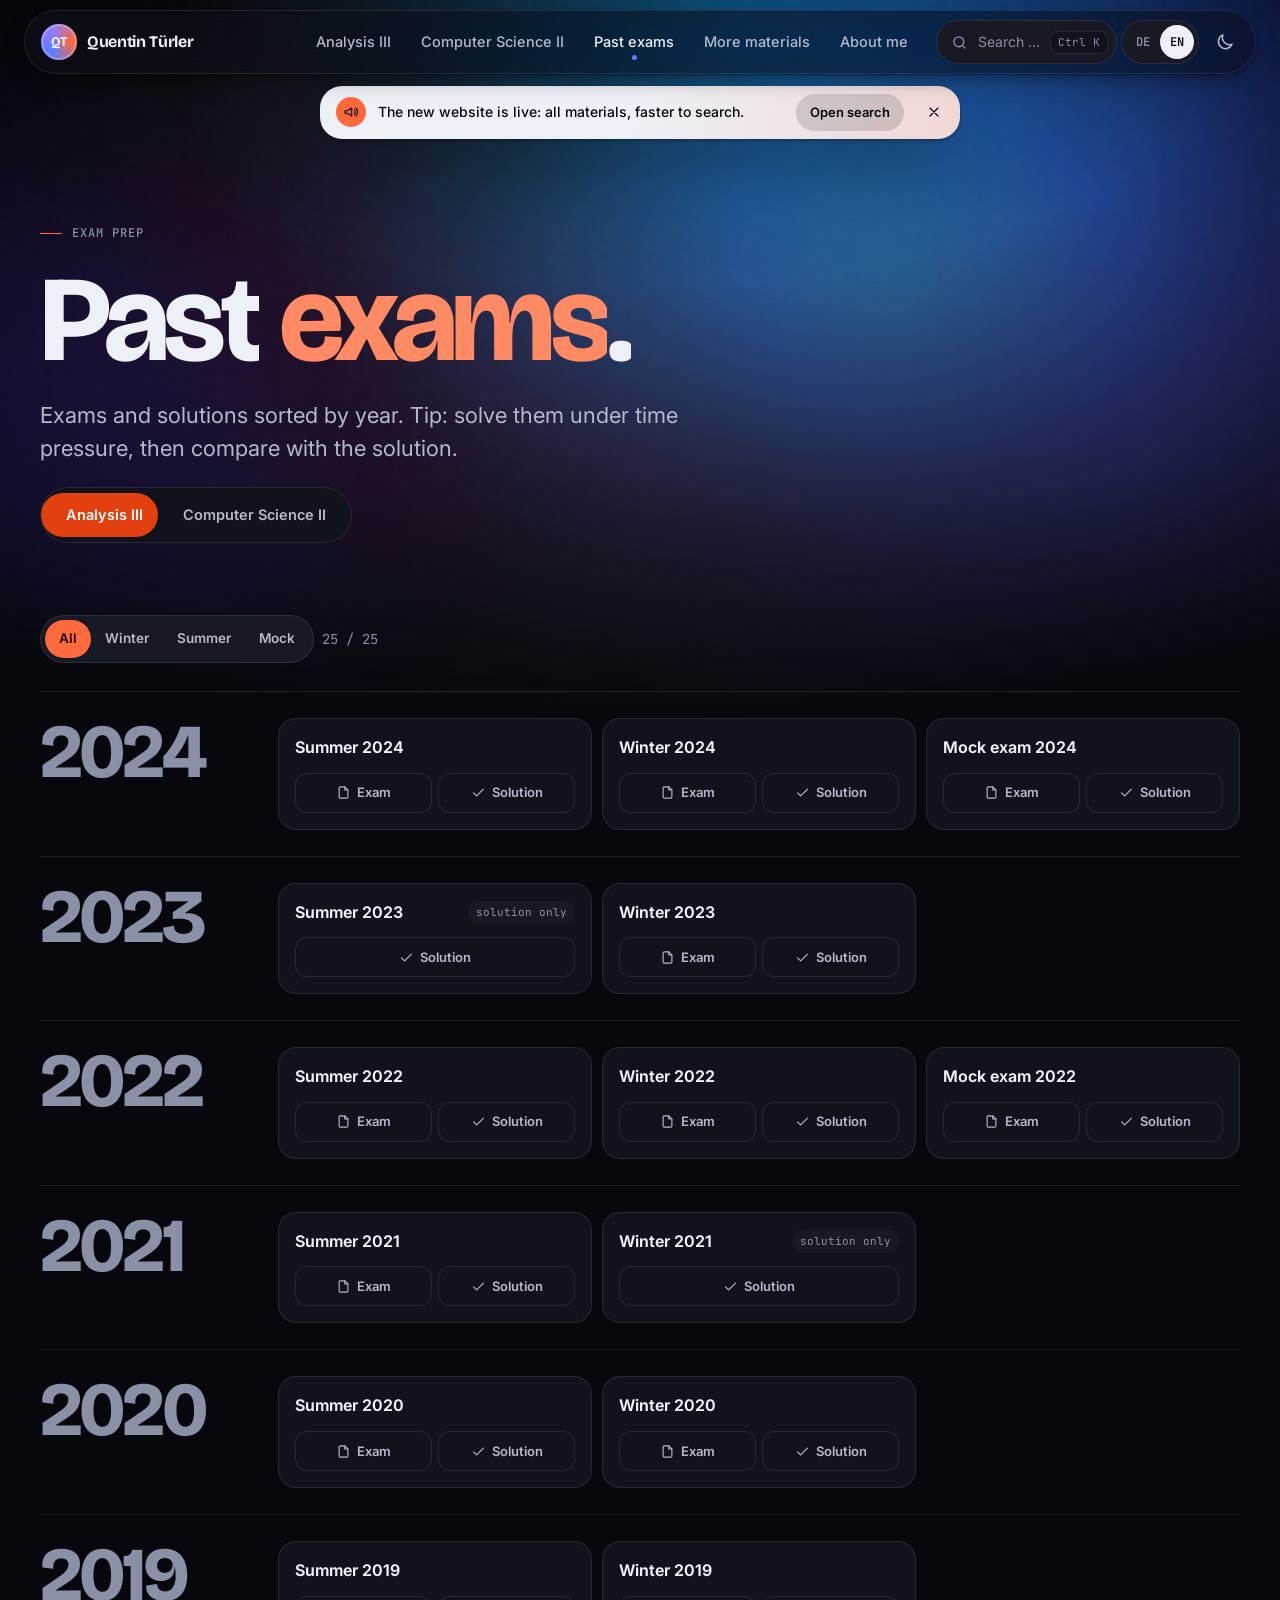
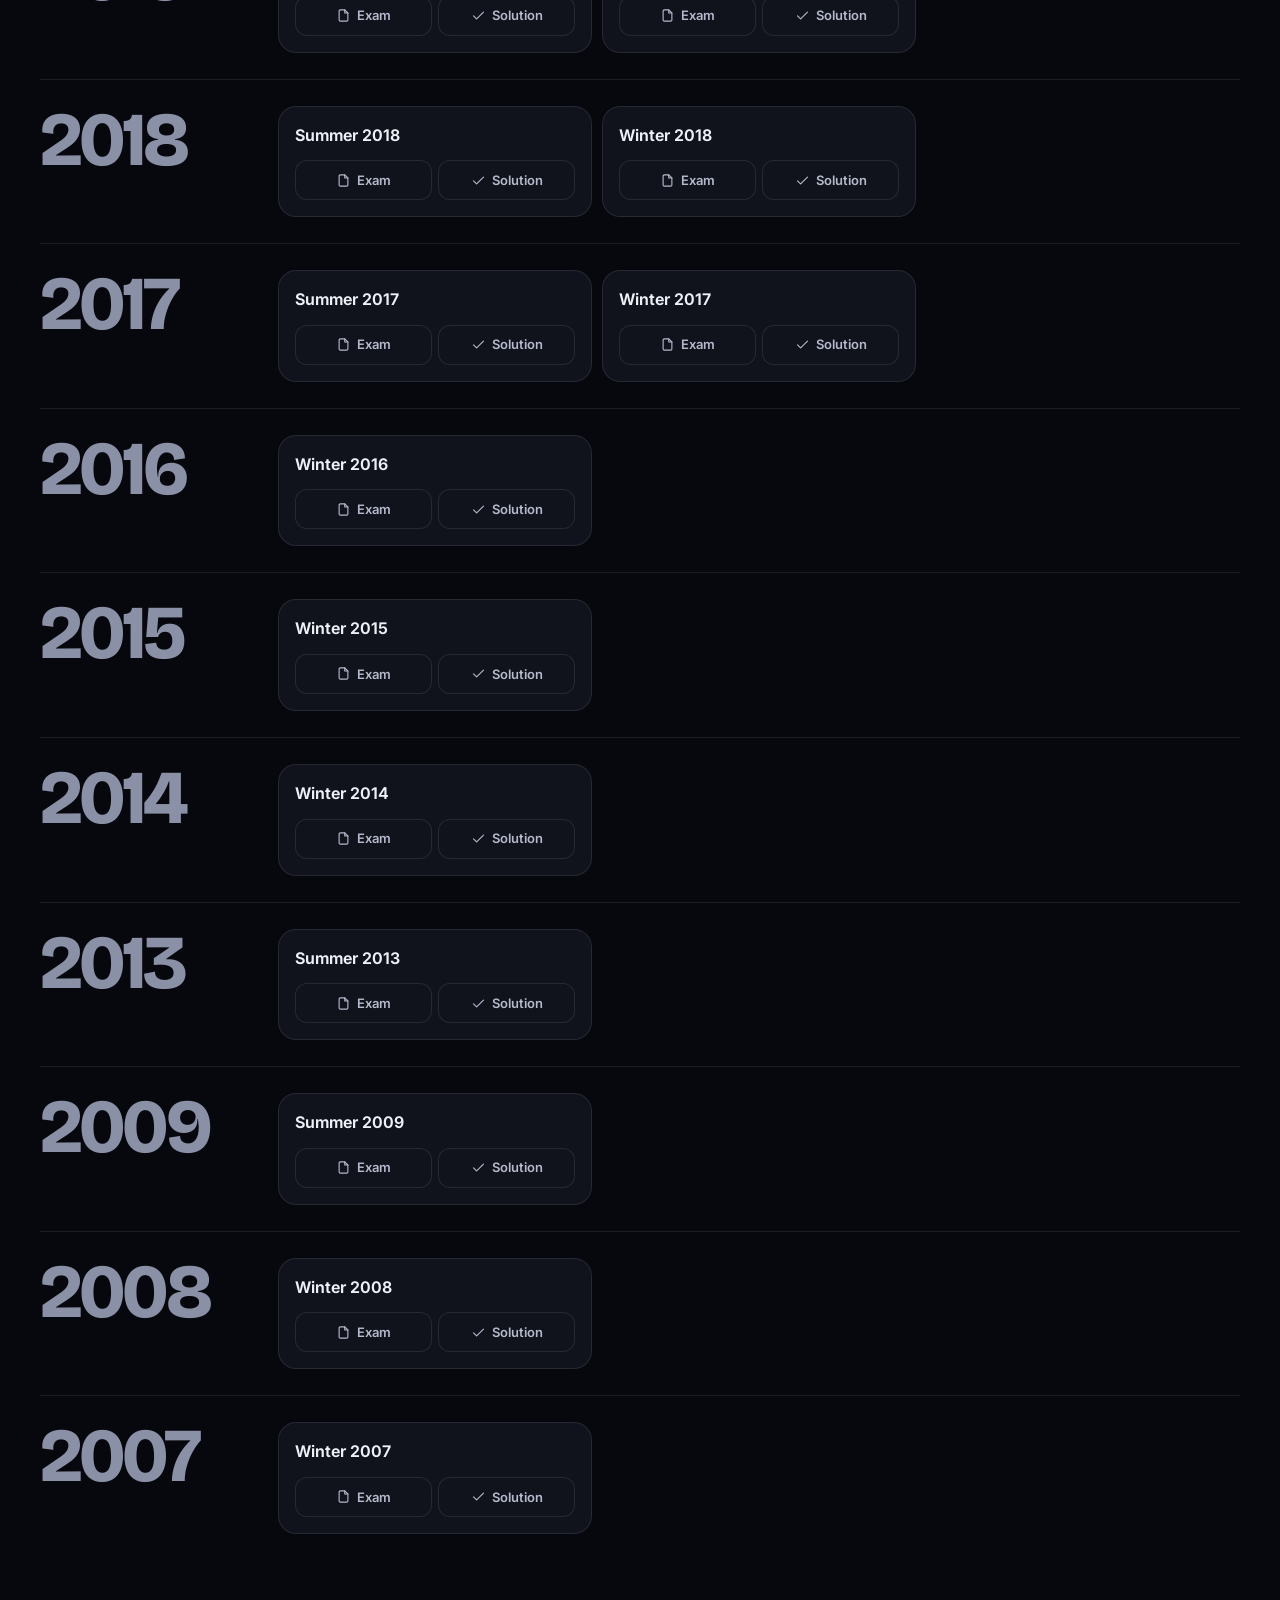
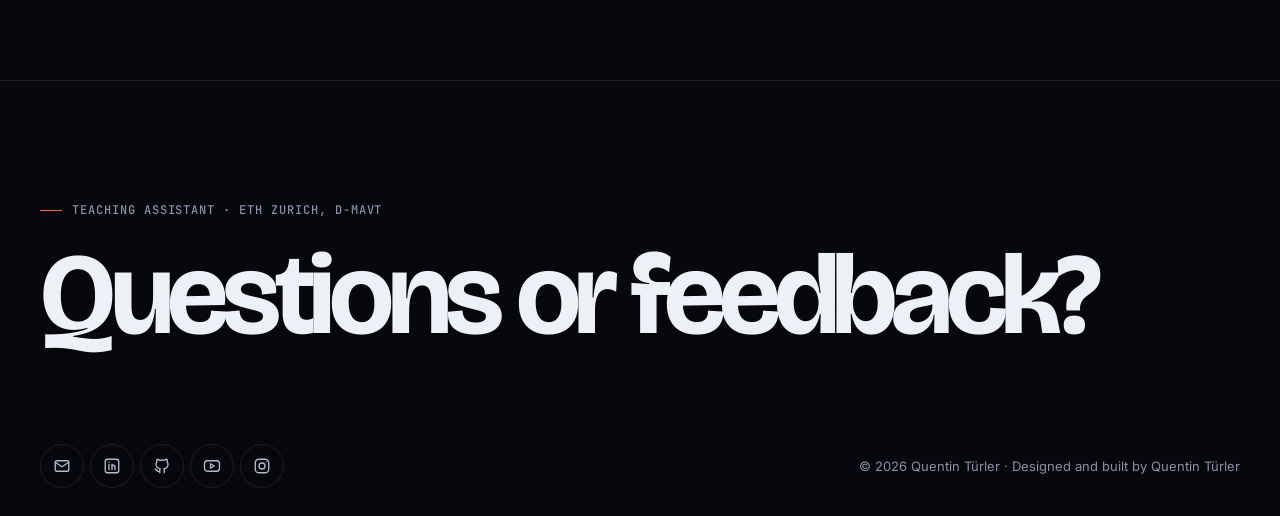
<file: exams.html>
<!doctype html>
<html lang="en">
<head>
<meta charset="utf-8">
<meta name="viewport" content="width=device-width, initial-scale=1, viewport-fit=cover">
<title>Alte Prüfungen · Quentin Türler</title>
<meta name="description" content="Alte Prüfungen mit Lösungen für Analysis III und Informatik II an der ETH Zürich.">
<meta name="author" content="Quentin Türler">
<meta name="theme-color" content="#f4f3ef" media="(prefers-color-scheme: light)">
<meta name="theme-color" content="#07080d" media="(prefers-color-scheme: dark)">
<meta property="og:type" content="website">
<meta property="og:title" content="Alte Prüfungen · Quentin Türler">
<meta property="og:description" content="Alte Prüfungen mit Lösungen für Analysis III und Informatik II an der ETH Zürich.">
<meta property="og:image" content="images/portrait.jpg">
<link rel="icon" href="assets/img/favicon.svg" type="image/svg+xml">
<script>
/* Boot: theme + language before first paint, unfold-transition flag, JS failsafe */
(function(){var d=document.documentElement;d.classList.add('js');var t,l;
try{t=localStorage.getItem('theme');l=localStorage.getItem('lang')}catch(e){}
d.dataset.theme=t==='light'||(t==='system'&&!matchMedia('(prefers-color-scheme: dark)').matches)?'light':'dark';
d.lang=l==='en'||l==='de'?l:'en';
try{var x=sessionStorage.getItem('tx');if(x){var o=JSON.parse(x);if(Date.now()-o.t<8000){d.classList.add('tx-enter');d.style.setProperty('--tx-color',o.color)}else sessionStorage.removeItem('tx')}}catch(e){}
setTimeout(function(){if(!d.classList.contains('ready')){d.classList.remove('js','tx-enter')}},4000)})();
</script>
<link rel="preconnect" href="https://fonts.googleapis.com">
<link rel="preconnect" href="https://fonts.gstatic.com" crossorigin>
<link rel="stylesheet" href="https://fonts.googleapis.com/css2?family=Bricolage+Grotesque:opsz,wght@12..96,300..800&family=Inter:wght@400..700&family=JetBrains+Mono:wght@400..600&display=swap">
<link rel="stylesheet" href="assets/css/main.css">
<script type="module" src="assets/js/pages/exams.js"></script>
</head>
<body data-page="exams" data-title-key="exams.title">
<a class="skip-link" href="#main" data-i18n="skip">Zum Inhalt springen</a>
<canvas class="bg-canvas bg-canvas--soft bg-canvas--dim" id="bg" aria-hidden="true"></canvas>
<div class="bg-veil" aria-hidden="true"></div>
<main id="main">

  <section class="hero hero--compact container">
    <span class="eyebrow" data-i18n="exams.eyebrow">Prüfungsvorbereitung</span>
    <h1 class="hero__title" data-split data-i18n-html="exams.headline">Alte Prüfungen.</h1>
    <p class="hero__lead" data-reveal style="--d:.4s" data-i18n="exams.lead"></p>
    <div class="tabs" id="tabs" role="tablist" data-reveal style="--d:.5s"></div>
  </section>
  <section class="container" id="panel" style="padding-bottom:clamp(72px,10vw,120px)"></section>
  <noscript><p class="container" style="padding:140px 0 40px">Diese Seite braucht JavaScript. / This page needs JavaScript.</p></noscript>
</main>
</body>
</html>
</file>
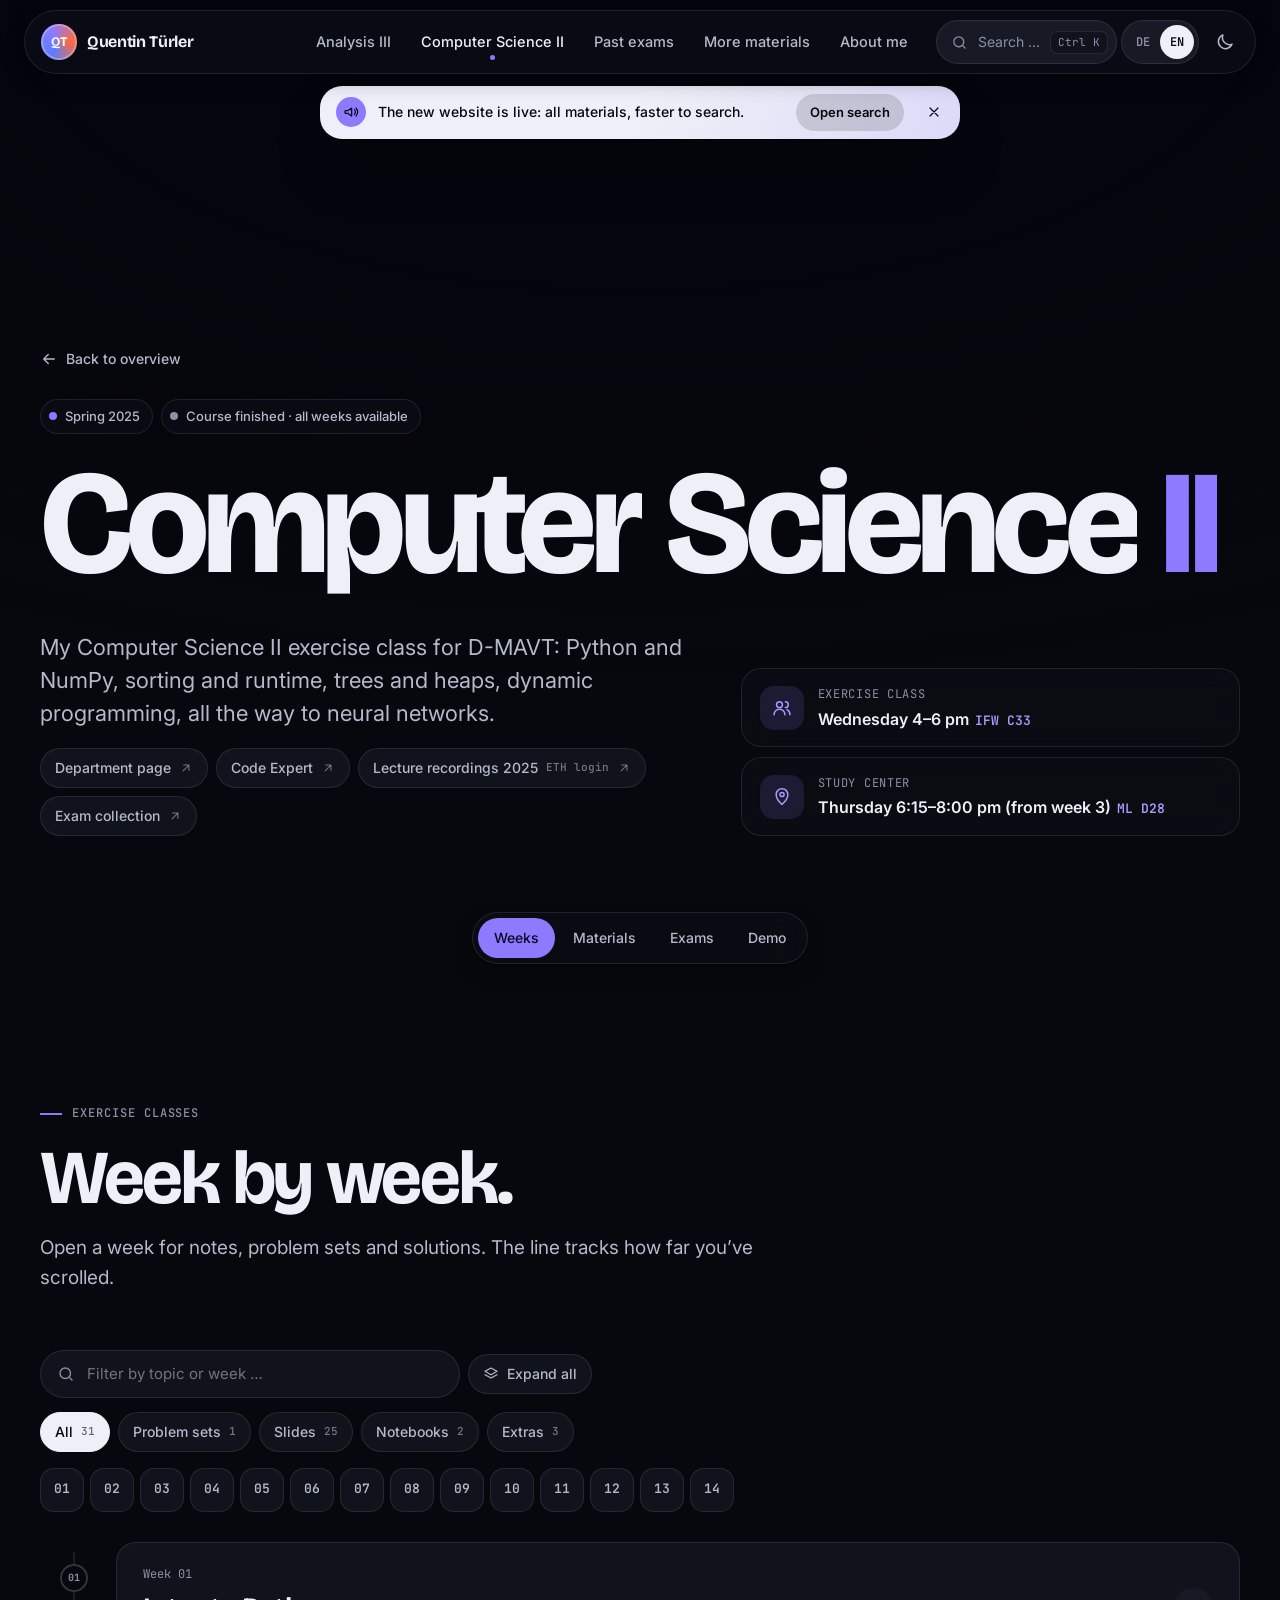
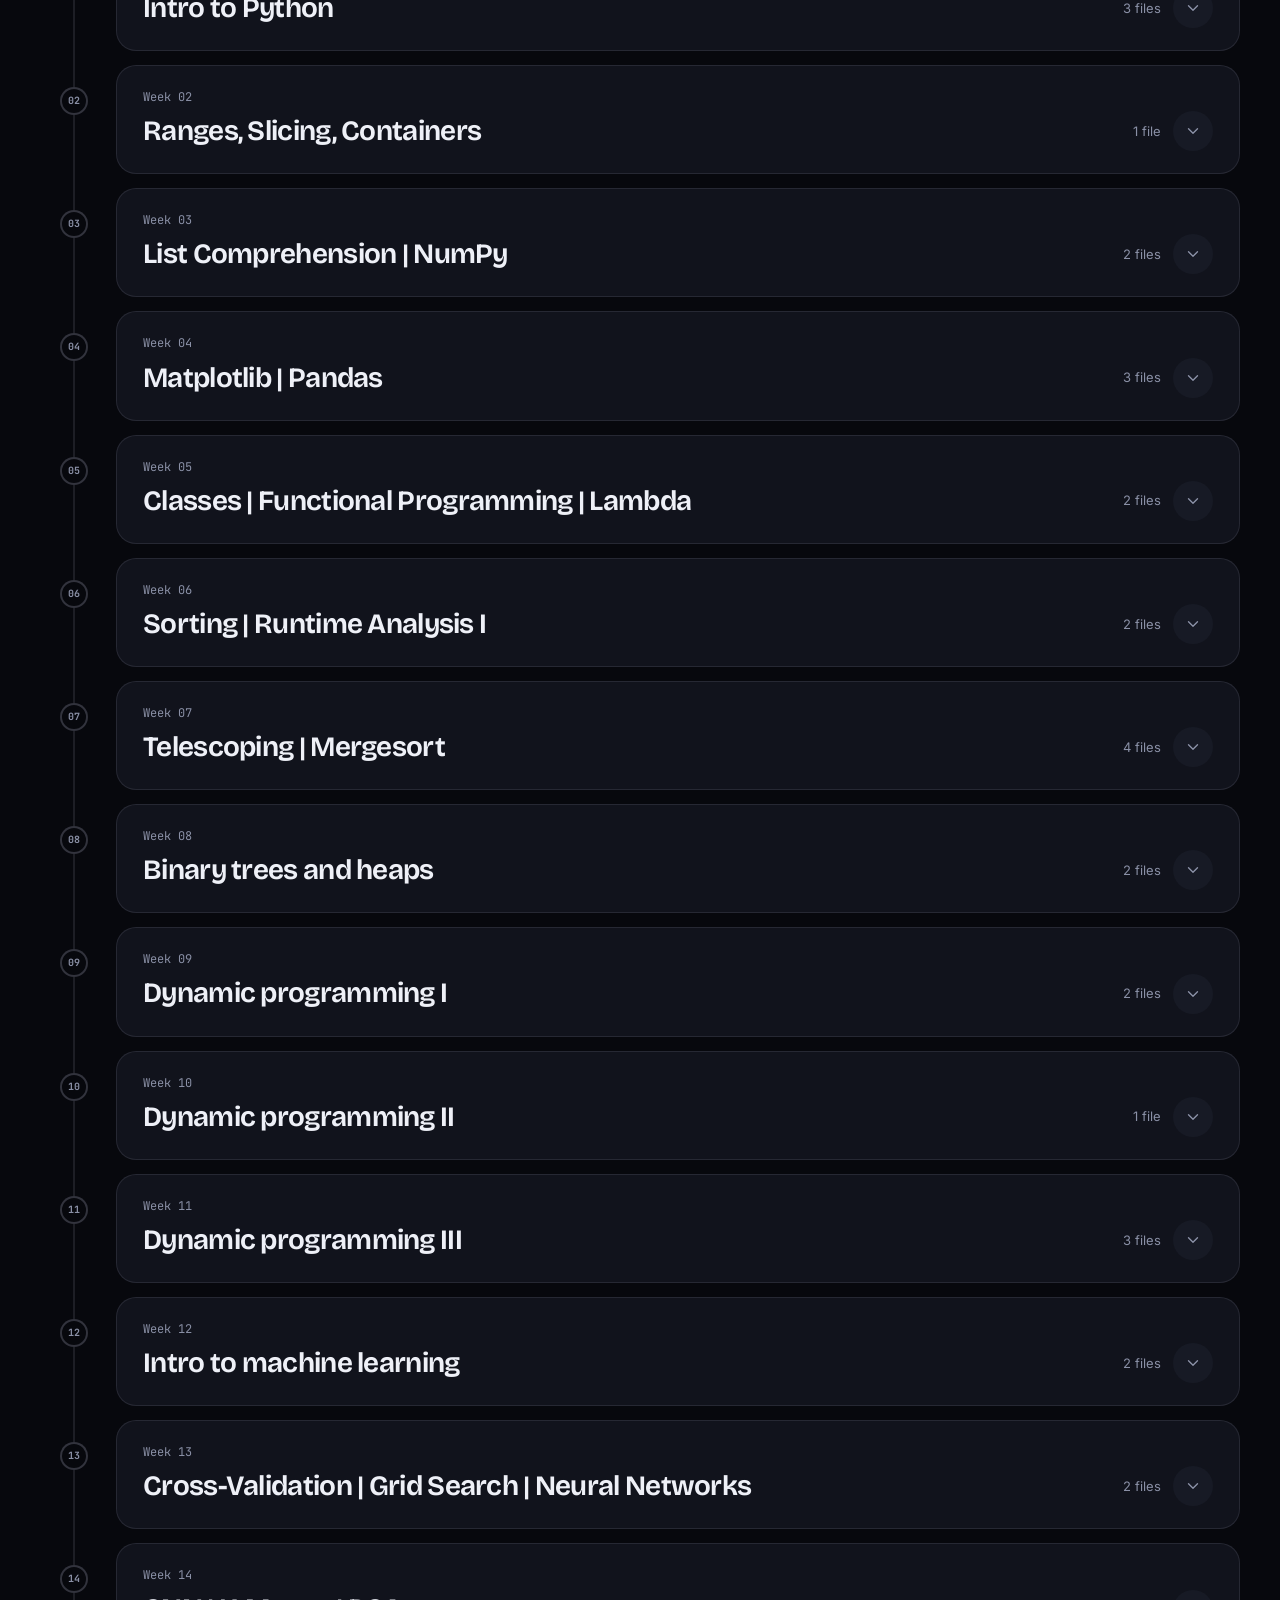
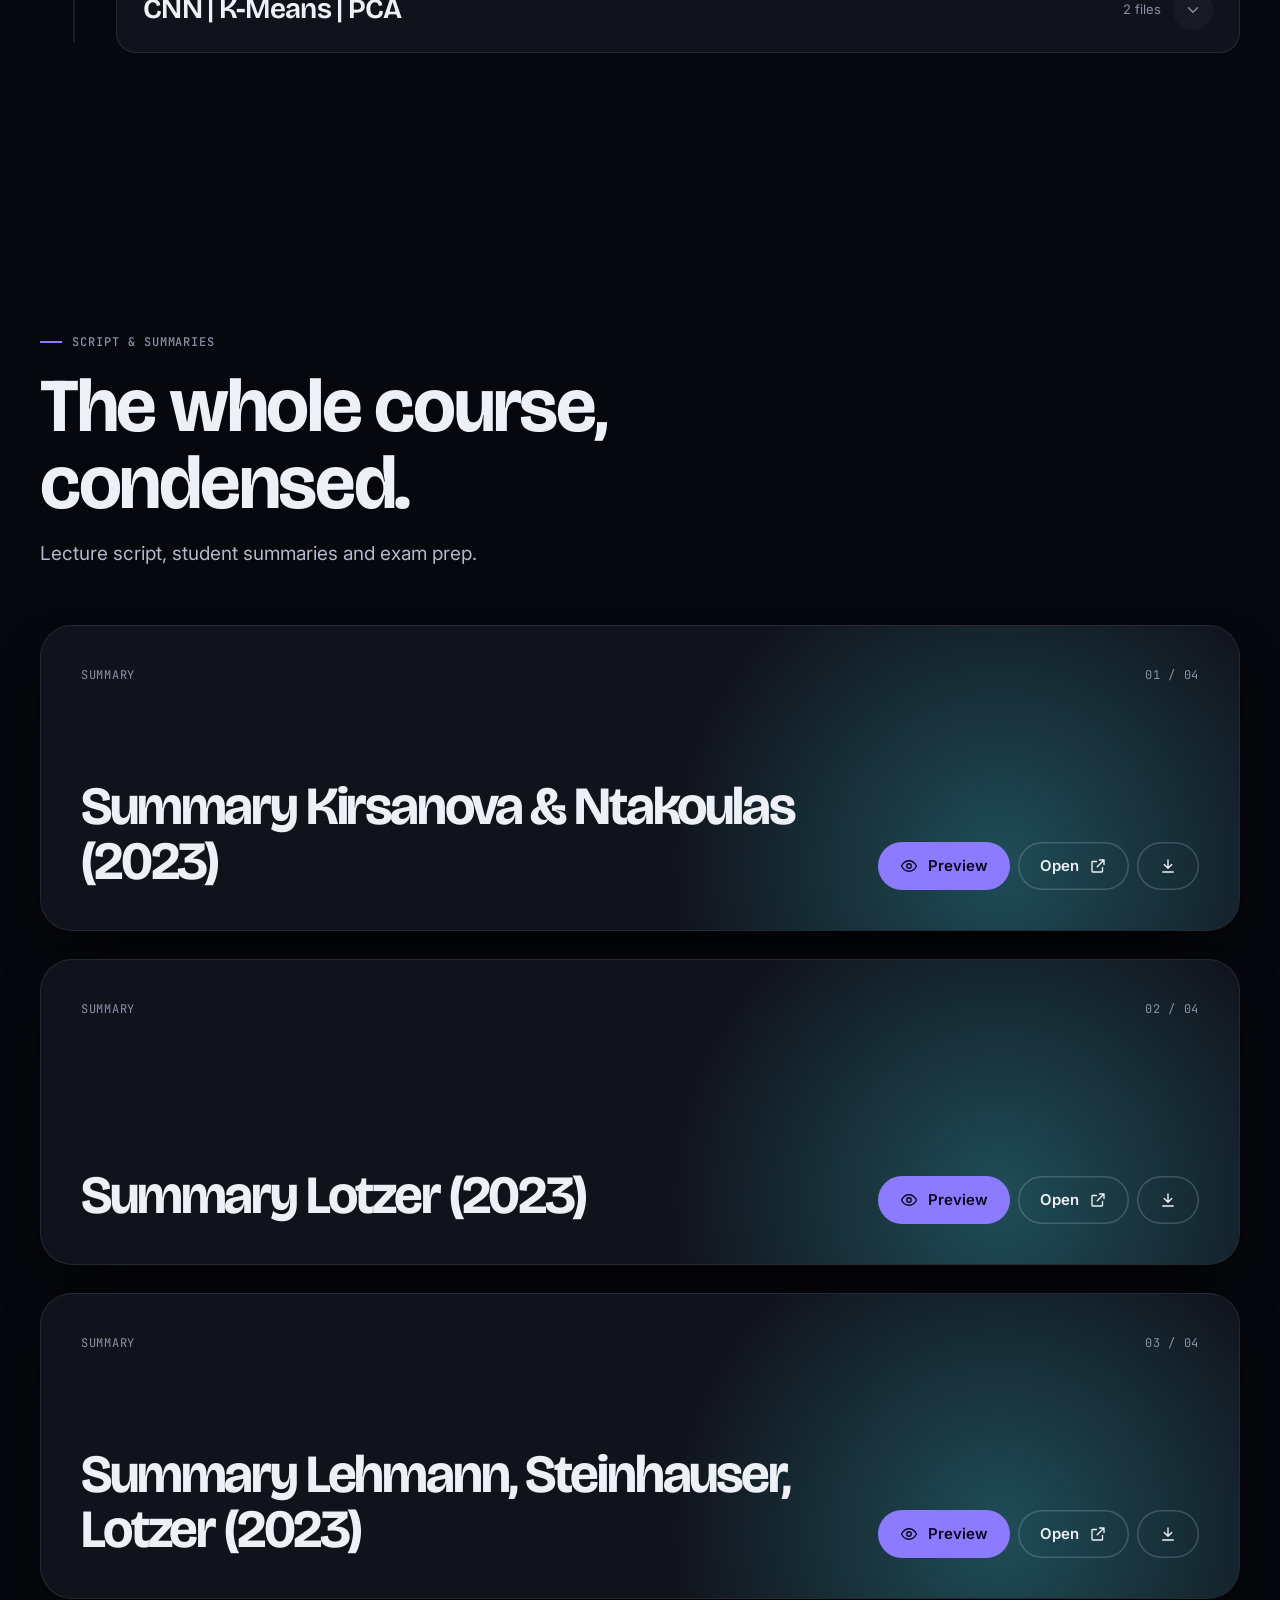
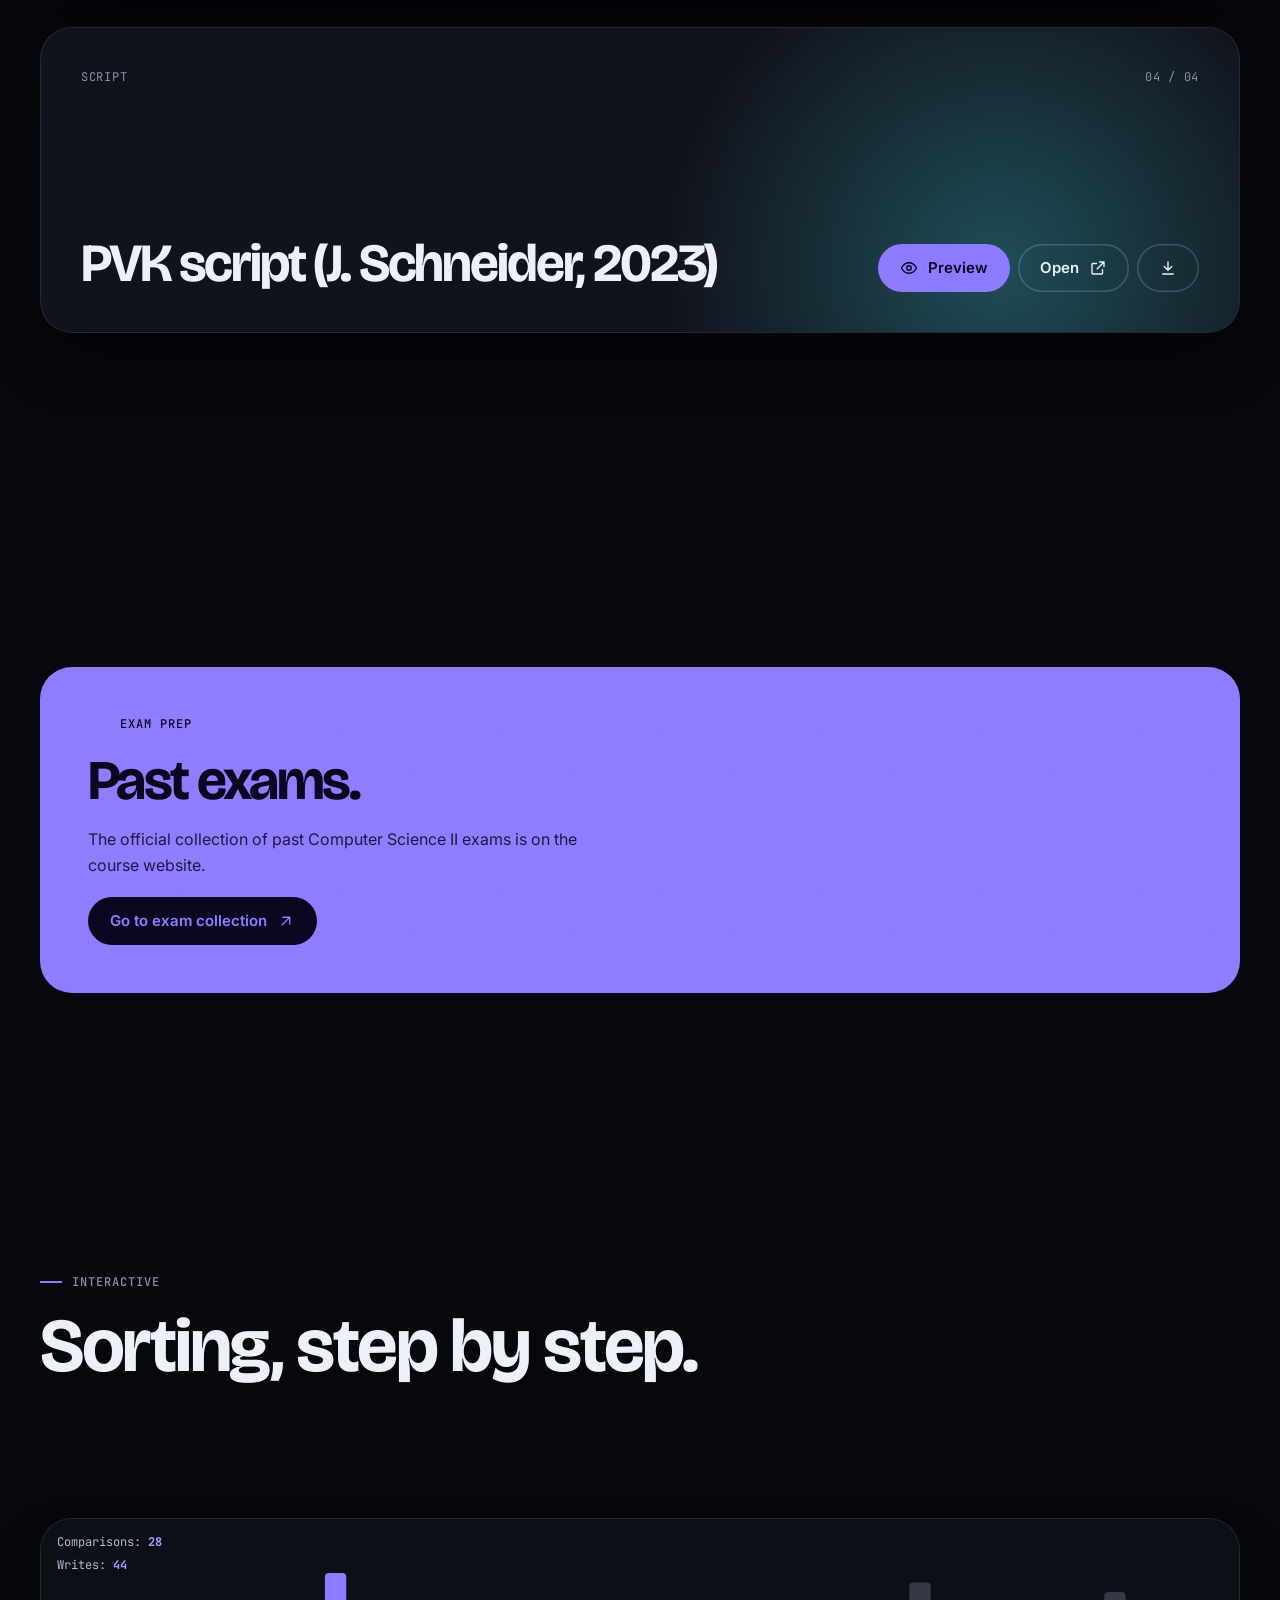
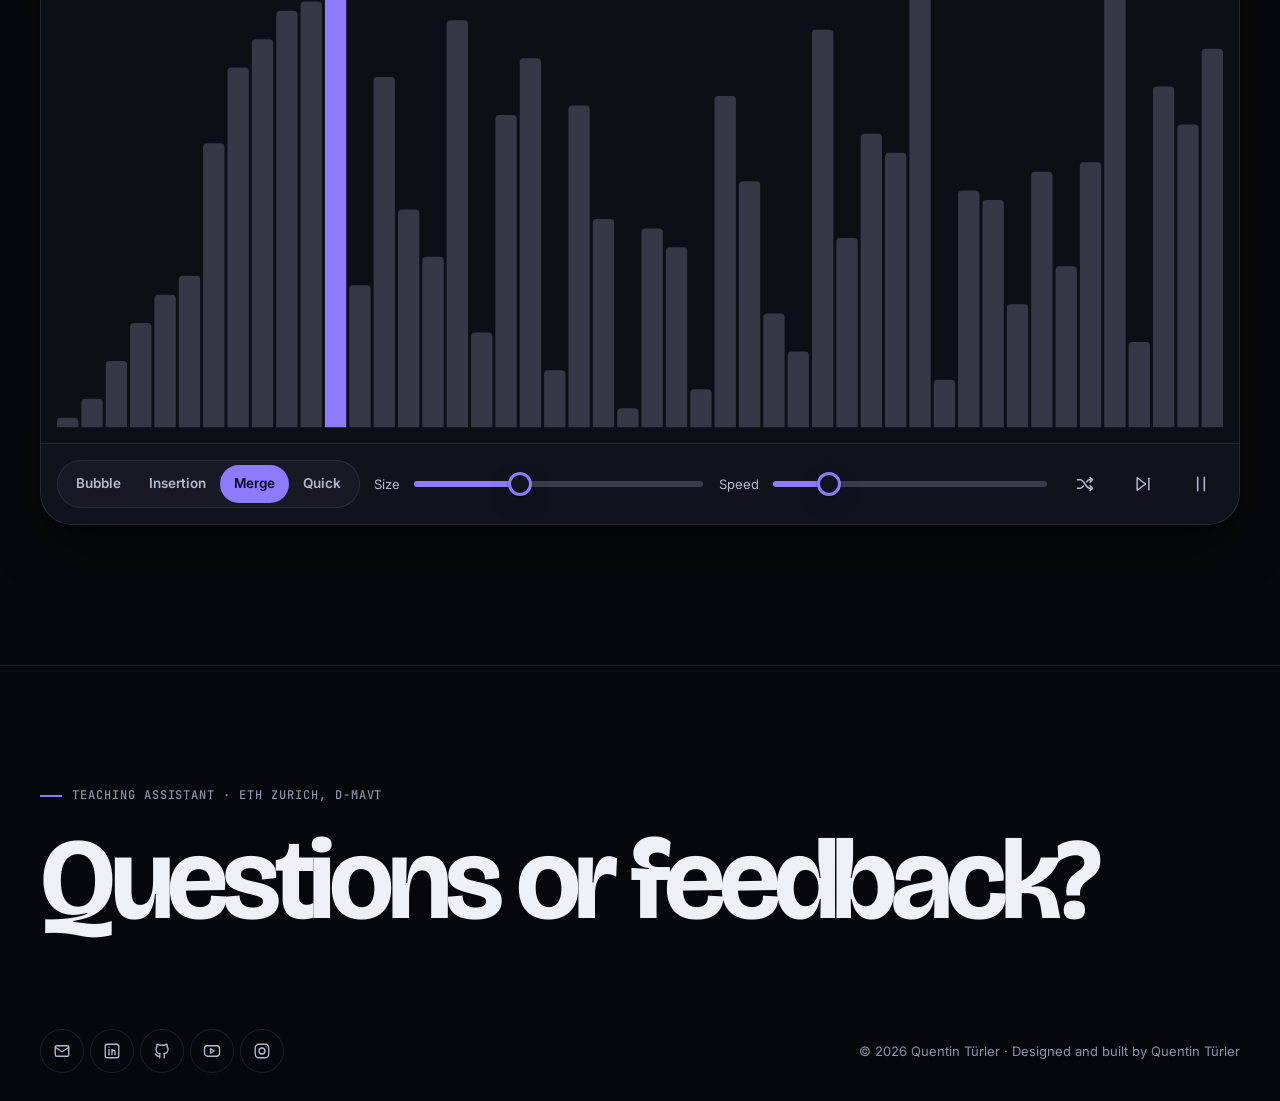
<file: informatik2.html>
<!doctype html>
<html lang="en">
<head>
<meta charset="utf-8">
<meta name="viewport" content="width=device-width, initial-scale=1, viewport-fit=cover">
<title>Informatik II · Quentin Türler</title>
<meta name="description" content="Informatik II (FS 2025), ETH Zürich D-MAVT: Slides, Notebooks, Zusammenfassungen und PVK-Skript.">
<meta name="author" content="Quentin Türler">
<meta name="theme-color" content="#f4f3ef" media="(prefers-color-scheme: light)">
<meta name="theme-color" content="#07080d" media="(prefers-color-scheme: dark)">
<meta property="og:type" content="website">
<meta property="og:title" content="Informatik II · Quentin Türler">
<meta property="og:description" content="Informatik II (FS 2025), ETH Zürich D-MAVT: Slides, Notebooks, Zusammenfassungen und PVK-Skript.">
<meta property="og:image" content="images/portrait.jpg">
<link rel="icon" href="assets/img/favicon.svg" type="image/svg+xml">
<script>
/* Boot: theme + language before first paint, unfold-transition flag, JS failsafe */
(function(){var d=document.documentElement;d.classList.add('js');var t,l;
try{t=localStorage.getItem('theme');l=localStorage.getItem('lang')}catch(e){}
d.dataset.theme=t==='light'||(t==='system'&&!matchMedia('(prefers-color-scheme: dark)').matches)?'light':'dark';
d.lang=l==='en'||l==='de'?l:'en';
try{var x=sessionStorage.getItem('tx');if(x){var o=JSON.parse(x);if(Date.now()-o.t<8000){d.classList.add('tx-enter');d.style.setProperty('--tx-color',o.color)}else sessionStorage.removeItem('tx')}}catch(e){}
setTimeout(function(){if(!d.classList.contains('ready')){d.classList.remove('js','tx-enter')}},4000)})();
</script>
<link rel="preconnect" href="https://fonts.googleapis.com">
<link rel="preconnect" href="https://fonts.gstatic.com" crossorigin>
<link rel="stylesheet" href="https://fonts.googleapis.com/css2?family=Bricolage+Grotesque:opsz,wght@12..96,300..800&family=Inter:wght@400..700&family=JetBrains+Mono:wght@400..600&display=swap">
<link rel="stylesheet" href="assets/css/main.css">
<script type="module" src="assets/js/pages/course.js"></script>
</head>
<body data-page="informatik" data-course="informatik2">
<a class="skip-link" href="#main" data-i18n="skip">Zum Inhalt springen</a>
<canvas class="bg-canvas" id="bg" aria-hidden="true"></canvas>
<div class="bg-veil" aria-hidden="true"></div>
<main id="main">
  <div id="course"></div>
  <noscript><p class="container" style="padding:140px 0 40px">Diese Seite braucht JavaScript. / This page needs JavaScript.</p></noscript>
</main>
</body>
</html>
</file>
<file: assets/css/main.css>
/* =========================================================================
   Teaching Assistant Page: design system + components
   Colors are tokens on :root, switched by [data-theme] and [data-page].
   ========================================================================= */

/* ---------- Tokens ---------- */
:root {
  --font-display: "Bricolage Grotesque", "Inter", system-ui, sans-serif;
  --font-body: "Inter", system-ui, -apple-system, "Segoe UI", sans-serif;
  --font-mono: "JetBrains Mono", ui-monospace, "SFMono-Regular", Consolas, monospace;

  --gutter: clamp(16px, 4vw, 40px);
  --maxw: 1200px;
  --radius-s: 12px;
  --radius: 20px;
  --radius-l: 32px;
  --header-h: 64px;
  --ease-out: cubic-bezier(.16, 1, .3, 1);
  --ease-in-out: cubic-bezier(.65, 0, .35, 1);
  --spring: cubic-bezier(.34, 1.56, .64, 1);

  /* light theme (default) */
  --bg: #f4f3ef;
  --bg-2: #ebe9e3;
  --surface: #ffffff;
  --surface-2: #f7f6f2;
  --glass: rgba(255, 255, 255, .66);
  --line: rgba(14, 16, 28, .1);
  --line-strong: rgba(14, 16, 28, .2);
  --text: #0d0f18;
  --text-2: #42465a;
  --text-3: #6b7085;
  --shadow: 0 1px 2px rgba(10, 12, 30, .06), 0 8px 24px -8px rgba(10, 12, 30, .12);
  --shadow-l: 0 2px 4px rgba(10, 12, 30, .05), 0 30px 60px -20px rgba(10, 12, 30, .25);

  /* page accent (home = dark blue) */
  --accent: #1d3bd1;
  --accent-text: #1a33b5;
  --accent-ink: #ffffff;
  --accent-soft: rgba(29, 59, 209, .1);
  --accent-2: #00a3c4;

  /* course colors (used across pages) */
  --c-analysis: #ee4a1a;
  --c-informatik: #5a45f0;
  --c-home: #1d3bd1;

  /* solid surfaces that carry white text: same in both themes for contrast */
  --s-analysis: #e2400f;
  --s-informatik: #5a45f0;
  --s-home: #1d3bd1;

  color-scheme: light;
}

:root[data-theme="dark"] {
  --bg: #07080d;
  --bg-2: #0d0f17;
  --surface: #11131c;
  --surface-2: #171a25;
  --glass: rgba(13, 15, 23, .62);
  --line: rgba(220, 225, 255, .1);
  --line-strong: rgba(220, 225, 255, .2);
  --text: #eef0f7;
  --text-2: #b4b9cc;
  --text-3: #8a90a6;
  --shadow: 0 1px 2px rgba(0, 0, 0, .4), 0 8px 24px -8px rgba(0, 0, 0, .6);
  --shadow-l: 0 2px 4px rgba(0, 0, 0, .3), 0 30px 60px -20px rgba(0, 0, 0, .8);

  --accent: #5b7cff;
  --accent-text: #8ea4ff;
  --accent-ink: #050714;
  --accent-soft: rgba(91, 124, 255, .14);
  --accent-2: #2fd4f2;

  --c-analysis: #ff6a3d;
  --c-informatik: #8d7bff;
  --c-home: #5b7cff;

  color-scheme: dark;
}

/* No-JS fallback: follow the system */
@media (prefers-color-scheme: dark) {
  :root:not([data-theme]) {
    --bg: #07080d; --bg-2: #0d0f17; --surface: #11131c; --surface-2: #171a25;
    --glass: rgba(13, 15, 23, .62); --line: rgba(220, 225, 255, .1); --line-strong: rgba(220, 225, 255, .2);
    --text: #eef0f7; --text-2: #b4b9cc; --text-3: #8a90a6;
    --accent: #5b7cff; --accent-text: #8ea4ff; --accent-ink: #050714; --accent-soft: rgba(91, 124, 255, .14);
    color-scheme: dark;
  }
}

/* Page accents */
body[data-page="analysis"] {
  --accent: #ee4a1a; --accent-text: #c0360c; --accent-ink: #ffffff;
  --accent-soft: rgba(238, 74, 26, .1); --accent-2: #ff9f1c;
}
:root[data-theme="dark"] body[data-page="analysis"] {
  --accent: #ff6a3d; --accent-text: #ff8a63; --accent-ink: #1a0600;
  --accent-soft: rgba(255, 106, 61, .14); --accent-2: #ffb347;
}
body[data-page="informatik"] {
  --accent: #5a45f0; --accent-text: #4a35d6; --accent-ink: #ffffff;
  --accent-soft: rgba(90, 69, 240, .1); --accent-2: #2b7bff;
}
:root[data-theme="dark"] body[data-page="informatik"] {
  --accent: #8d7bff; --accent-text: #a99bff; --accent-ink: #0a0620;
  --accent-soft: rgba(141, 123, 255, .14); --accent-2: #4f9bff;
}

/* ---------- Base ---------- */
*, *::before, *::after { box-sizing: border-box; }
html {
  -webkit-text-size-adjust: 100%;
  text-size-adjust: 100%;
  overflow-x: clip;
  scroll-padding-top: calc(var(--header-h) + 72px);
}
@media (prefers-reduced-motion: no-preference) {
  html { scroll-behavior: smooth; }
}
body {
  margin: 0;
  min-height: 100dvh;
  background: var(--bg);
  color: var(--text);
  font-family: var(--font-body);
  font-size: 16px;
  line-height: 1.6;
  -webkit-font-smoothing: antialiased;
  overflow-x: clip;
  transition: background-color .5s var(--ease-out), color .5s var(--ease-out);
}
img, svg, canvas, video { display: block; max-width: 100%; }
a { color: inherit; text-decoration: none; }
button, input, select { font: inherit; color: inherit; }
button { cursor: pointer; background: none; border: 0; padding: 0; }
h1, h2, h3, h4 {
  font-family: var(--font-display);
  font-weight: 700;
  line-height: 1.02;
  letter-spacing: -.03em;
  margin: 0;
  font-variation-settings: "opsz" 96;
}
p { margin: 0; }
::selection { background: var(--accent); color: var(--accent-ink); }
:focus-visible {
  outline: 2.5px solid var(--accent);
  outline-offset: 3px;
  border-radius: 8px;
}
.visually-hidden {
  position: absolute !important; width: 1px; height: 1px; overflow: hidden;
  clip: rect(0 0 0 0); white-space: nowrap;
}
.skip-link {
  position: fixed; left: 16px; top: -60px; z-index: 2000;
  background: var(--accent); color: var(--accent-ink);
  padding: 10px 16px; border-radius: 999px; font-weight: 600;
  transition: top .3s var(--ease-out);
}
.skip-link:focus { top: 16px; }

.container { width: min(100% - 2 * var(--gutter), var(--maxw)); margin-inline: auto; }
.mono { font-family: var(--font-mono); font-size: .86em; letter-spacing: 0; }
.accent { color: var(--accent-text); }

/* Grain overlay for the "liquid" surfaces */
.grain::after {
  content: ""; position: absolute; inset: 0; pointer-events: none; border-radius: inherit;
  background-image: url("data:image/svg+xml,%3Csvg xmlns='http://www.w3.org/2000/svg' width='160' height='160'%3E%3Cfilter id='n'%3E%3CfeTurbulence type='fractalNoise' baseFrequency='.85' numOctaves='3' stitchTiles='stitch'/%3E%3C/filter%3E%3Crect width='100%25' height='100%25' filter='url(%23n)' opacity='.5'/%3E%3C/svg%3E");
  opacity: .12; mix-blend-mode: overlay;
}

/* ---------- Background canvas ---------- */
.bg-canvas {
  position: fixed; inset: 0; width: 100vw; height: 100lvh;
  z-index: 0; pointer-events: none;
}
.bg-canvas--soft { image-rendering: auto; filter: saturate(1.15); }
.bg-veil {
  position: fixed; inset: 0; z-index: 0; pointer-events: none;
  background: radial-gradient(120% 80% at 50% 0%, transparent 40%, var(--bg) 100%);
}
main, .site-footer { position: relative; z-index: 1; }

/* ---------- Header ---------- */
.site-header {
  position: fixed; z-index: 100;
  top: max(10px, env(safe-area-inset-top));
  left: 50%;
  width: min(100% - 2 * clamp(10px, 2vw, 24px), 1240px);
  transform: translateX(-50%);
  transition: transform .5s var(--ease-out), opacity .4s;
}
.site-header.is-hidden { transform: translate(-50%, calc(-100% - 20px)); }
.header-bar {
  height: var(--header-h);
  display: flex; align-items: center; gap: 8px;
  padding: 0 8px 0 10px;
  background: var(--glass);
  -webkit-backdrop-filter: blur(18px) saturate(1.6);
  backdrop-filter: blur(18px) saturate(1.6);
  border: 1px solid var(--line);
  border-radius: 999px;
  box-shadow: var(--shadow);
}
.brand {
  display: flex; align-items: center; gap: 10px;
  padding: 6px 12px 6px 6px; border-radius: 999px;
  font-family: var(--font-display); font-weight: 700; letter-spacing: -.02em;
  min-height: 44px;
}
.brand__mark {
  width: 36px; height: 36px; border-radius: 50%;
  display: grid; place-items: center;
  background: conic-gradient(from 210deg, var(--c-home), var(--c-informatik), var(--c-analysis), var(--c-home));
  color: #fff; font-size: 13px; letter-spacing: 0;
  box-shadow: inset 0 0 0 2px rgba(255, 255, 255, .25);
  transition: transform .8s var(--spring);
}
.brand:hover .brand__mark { transform: rotate(180deg) scale(1.05); }
.brand__mark span { display: inline-block; transition: transform .8s var(--spring); }
.brand:hover .brand__mark span { transform: rotate(-180deg); }
.brand__name { white-space: nowrap; }
.nav { display: flex; gap: 2px; margin-left: auto; }
.nav a {
  position: relative; padding: 10px 14px; border-radius: 999px;
  font-size: 14.5px; font-weight: 500; color: var(--text-2);
  transition: color .25s, background-color .25s;
  white-space: nowrap;
}
.nav a:hover { color: var(--text); background: var(--accent-soft); }
.nav a[aria-current="page"] { color: var(--text); }
.nav a[aria-current="page"]::after {
  content: ""; position: absolute; left: 50%; bottom: 4px; width: 5px; height: 5px;
  margin-left: -2.5px; border-radius: 50%; background: var(--dot, var(--accent));
}
.header-tools { display: flex; align-items: center; gap: 4px; margin-left: 6px; }
.icon-btn {
  width: 44px; height: 44px; display: grid; place-items: center;
  border-radius: 50%; color: var(--text-2);
  transition: background-color .25s, color .25s, transform .3s var(--spring);
}
.icon-btn:hover { background: var(--accent-soft); color: var(--text); }
.icon-btn:active { transform: scale(.9); }
.icon-btn svg { width: 20px; height: 20px; }
.search-trigger {
  display: flex; align-items: center; gap: 10px;
  height: 44px; padding: 0 8px 0 14px; border-radius: 999px;
  color: var(--text-3); background: var(--surface-2); border: 1px solid var(--line);
  font-size: 14px; transition: border-color .25s, color .25s;
}
.search-trigger:hover { border-color: var(--line-strong); color: var(--text-2); }
.search-trigger svg { width: 17px; height: 17px; }
.kbd {
  font-family: var(--font-mono); font-size: 11px; line-height: 1;
  padding: 5px 7px; border-radius: 7px; border: 1px solid var(--line);
  background: var(--surface); color: var(--text-3);
}

/* Language toggle */
.lang-toggle {
  position: relative; display: grid; grid-template-columns: 1fr 1fr;
  height: 44px; padding: 4px; border-radius: 999px;
  background: var(--surface-2); border: 1px solid var(--line);
  font-family: var(--font-mono); font-size: 12px; font-weight: 600;
}
.lang-toggle span {
  position: relative; z-index: 1; display: flex; align-items: center; justify-content: center;
  width: 34px; height: 34px; line-height: 1; color: var(--text-3); transition: color .35s;
}
.lang-toggle::before {
  content: ""; position: absolute; top: 4px; bottom: 4px; left: 4px;
  width: 34px; border-radius: 999px; background: var(--text);
  transition: transform .5s var(--spring);
}
:root[lang="en"] .lang-toggle::before { transform: translateX(34px); }
:root[lang="de"] .lang-toggle span:first-child,
:root[lang="en"] .lang-toggle span:last-child { color: var(--bg); }

/* Theme toggle icon morph */
.theme-toggle svg { transition: transform .6s var(--spring), opacity .3s; }
.theme-toggle:active svg { transform: rotate(90deg) scale(.8); }

.menu-btn { display: none; }

@media (max-width: 1080px) {
  .search-trigger .search-trigger__label, .search-trigger .kbd { display: none; }
  .search-trigger { width: 44px; padding: 0; justify-content: center; background: none; border-color: transparent; color: var(--text-2); }
  .search-trigger svg { width: 20px; height: 20px; }
}
@media (max-width: 900px) {
  .nav { display: none; }
  .menu-btn { display: grid; }
  .header-tools { margin-left: auto; }
}
@media (max-width: 420px) {
  .brand__name { display: none; }
  .brand { padding-right: 6px; }
  .header-tools { gap: 0; }
  .lang-toggle span { width: 30px; }
  .lang-toggle::before { width: 30px; }
  :root[lang="en"] .lang-toggle::before { transform: translateX(30px); }
}

/* Mobile menu */
.mobile-menu {
  position: fixed; inset: 0; z-index: 90;
  padding: calc(var(--header-h) + max(28px, env(safe-area-inset-top) + 18px)) var(--gutter) max(28px, env(safe-area-inset-bottom));
  background: var(--bg);
  display: flex; flex-direction: column; gap: 4px;
  clip-path: circle(0% at calc(100% - 40px) 40px);
  visibility: hidden;
  transition: clip-path .7s var(--ease-in-out), visibility 0s .7s;
}
.mobile-menu.is-open {
  clip-path: circle(150% at calc(100% - 40px) 40px);
  visibility: visible;
  transition: clip-path .7s var(--ease-in-out), visibility 0s;
}
.mobile-menu a {
  display: flex; align-items: baseline; gap: 14px;
  font-family: var(--font-display); font-weight: 700;
  font-size: clamp(34px, 10vw, 56px); letter-spacing: -.04em; line-height: 1.15;
  padding: 6px 0; min-height: 44px;
  opacity: 0; transform: translateY(30px);
  transition: opacity .5s, transform .7s var(--ease-out);
}
.mobile-menu a small { font-family: var(--font-mono); font-size: 12px; color: var(--text-3); letter-spacing: 0; font-weight: 500; }
.mobile-menu a i { font-style: normal; width: 12px; height: 12px; border-radius: 50%; background: var(--dot); align-self: center; flex: none; }
.mobile-menu.is-open a { opacity: 1; transform: none; }
.mobile-menu.is-open a:nth-child(1) { transition-delay: .15s; }
.mobile-menu.is-open a:nth-child(2) { transition-delay: .2s; }
.mobile-menu.is-open a:nth-child(3) { transition-delay: .25s; }
.mobile-menu.is-open a:nth-child(4) { transition-delay: .3s; }
.mobile-menu.is-open a:nth-child(5) { transition-delay: .35s; }
.mobile-menu.is-open a:nth-child(6) { transition-delay: .4s; }
.mobile-menu__foot { margin-top: auto; display: flex; gap: 8px; flex-wrap: wrap; }

/* ---------- Announcement ---------- */
.announce {
  position: fixed; z-index: 95; left: 50%;
  top: calc(max(10px, env(safe-area-inset-top)) + var(--header-h) + 12px);
  transform: translate(-50%, -20px) scale(.96);
  width: min(100% - 2 * var(--gutter), 640px);
  display: flex; align-items: center; gap: 12px;
  padding: 8px 8px 8px 16px; border-radius: 22px;
  background: var(--text); color: var(--bg);
  box-shadow: var(--shadow-l);
  opacity: 0; pointer-events: none;
  transition: opacity .5s, transform .7s var(--spring), top .5s var(--ease-out);
  overflow: hidden;
}
.announce.is-shown { opacity: 1; transform: translate(-50%, 0) scale(1); pointer-events: auto; }
.site-header.is-hidden ~ .announce.is-shown { transform: translate(-50%, calc(-100% - 120px)); opacity: 0; pointer-events: none; }
.announce::before {
  content: ""; position: absolute; inset: 0; z-index: -1; opacity: .5;
  background: linear-gradient(110deg, transparent 20%, color-mix(in srgb, var(--accent) 55%, transparent) 50%, transparent 80%);
  background-size: 250% 100%;
  animation: shimmer 4s linear infinite;
}
.announce[data-tone="warning"] { background: #ffb020; color: #1a1000; }
.announce__icon {
  flex: none; width: 30px; height: 30px; border-radius: 50%; display: grid; place-items: center;
  background: var(--accent); color: var(--accent-ink);
}
.announce[data-tone="warning"] .announce__icon { background: #1a1000; color: #ffb020; }
.announce__icon svg { width: 16px; height: 16px; }
.announce__text { flex: 1; font-size: 14px; font-weight: 500; line-height: 1.35; }
.announce__link {
  flex: none; font-size: 13px; font-weight: 600; padding: 8px 14px; border-radius: 999px;
  background: color-mix(in srgb, currentColor 14%, transparent);
  min-height: 36px; display: inline-flex; align-items: center;
}
.announce__close { flex: none; width: 36px; height: 36px; border-radius: 50%; display: grid; place-items: center; }
.announce__close:hover { background: color-mix(in srgb, currentColor 14%, transparent); }
.announce__close svg { width: 16px; height: 16px; }
@keyframes shimmer { to { background-position: -250% 0; } }
@media (max-width: 560px) {
  /* phones: a toast at the bottom, out of the way of header and content */
  .announce { top: auto; bottom: max(12px, env(safe-area-inset-bottom)); transform: translate(-50%, 30px) scale(.96); }
  .announce.is-shown, .site-header.is-hidden ~ .announce.is-shown { transform: translate(-50%, 0) scale(1); opacity: 1; pointer-events: auto; }
  .announce { flex-wrap: wrap; padding: 12px 8px 8px 14px; }
  .announce__text { flex-basis: calc(100% - 90px); }
  .announce__link { order: 3; margin-left: 42px; }
}

/* ---------- Buttons, chips, pills ---------- */
.btn {
  position: relative; display: inline-flex; align-items: center; justify-content: center; gap: 10px;
  min-height: 48px; padding: 0 22px; border-radius: 999px;
  font-weight: 600; font-size: 15px; white-space: nowrap;
  background: var(--text); color: var(--bg);
  transition: transform .4s var(--spring), box-shadow .3s, background-color .3s;
  overflow: hidden; isolation: isolate;
}
.btn::before {
  content: ""; position: absolute; inset: 0; z-index: -1;
  background: var(--accent); border-radius: inherit;
  transform: translateY(101%); transition: transform .5s var(--ease-out);
}
.btn:hover::before { transform: none; }
.btn:hover { color: var(--accent-ink); box-shadow: 0 10px 30px -10px var(--accent); }
.btn:active { transform: scale(.96); }
.btn svg { width: 18px; height: 18px; transition: transform .4s var(--spring); }
.btn:hover svg { transform: translateX(3px); }
.btn--ghost { background: transparent; color: var(--text); box-shadow: inset 0 0 0 1.5px var(--line-strong); }
.btn--accent { background: var(--accent); color: var(--accent-ink); }
.btn--accent::before { background: var(--text); }
.btn--accent:hover { color: var(--bg); }

.chip {
  display: inline-flex; align-items: center; gap: 8px;
  min-height: 40px; padding: 0 14px; border-radius: 999px;
  border: 1px solid var(--line); background: var(--surface);
  font-size: 14px; font-weight: 500; color: var(--text-2);
  transition: background-color .25s, color .25s, border-color .25s, transform .3s var(--spring);
}
.chip:hover { border-color: var(--line-strong); color: var(--text); }
.chip:active { transform: scale(.95); }
.chip[aria-pressed="true"] { background: var(--text); color: var(--bg); border-color: var(--text); }
.chip .count { font-family: var(--font-mono); font-size: 11px; opacity: .6; }
.chip svg { width: 16px; height: 16px; }

.pill {
  display: inline-flex; align-items: center; gap: 8px;
  padding: 6px 12px 6px 8px; border-radius: 999px;
  background: var(--glass); border: 1px solid var(--line);
  -webkit-backdrop-filter: blur(10px); backdrop-filter: blur(10px);
  font-size: 13px; font-weight: 500; color: var(--text-2);
}
.pill .dot { width: 8px; height: 8px; border-radius: 50%; background: var(--accent); flex: none; }
.pill .dot--live { box-shadow: 0 0 0 0 var(--accent); animation: pulse 2s infinite; }
.pill .dot--off { background: var(--text-3); }
@keyframes pulse { 70% { box-shadow: 0 0 0 9px transparent; } 100% { box-shadow: 0 0 0 0 transparent; } }

.eyebrow {
  font-family: var(--font-mono); font-size: 12px; font-weight: 500;
  letter-spacing: .08em; text-transform: uppercase; color: var(--text-3);
  display: inline-flex; align-items: center; gap: 10px;
}
.eyebrow::before { content: ""; width: 22px; height: 1.5px; background: var(--accent); }

/* ---------- Sections ---------- */
.section { padding-block: clamp(72px, 12vw, 140px); }
.section-head { display: grid; gap: 16px; margin-bottom: clamp(32px, 5vw, 56px); max-width: 760px; }
.section-head h2 { font-size: clamp(38px, 6.5vw, 76px); }
.section-head p { color: var(--text-2); font-size: clamp(16px, 1.6vw, 19px); max-width: 60ch; }

/* ---------- Reveal-on-scroll ---------- */
.js [data-reveal] {
  opacity: 0; transform: translateY(40px);
  transition: opacity .9s var(--ease-out), transform 1.1s var(--ease-out);
  transition-delay: var(--d, 0s);
}
.js [data-reveal="scale"] { transform: scale(.94); }
.js [data-reveal="left"] { transform: translateX(-40px); }
.js [data-reveal].is-in { opacity: 1; transform: none; }

/* Split headline (word-by-word liquid reveal) */
.split .w { display: inline-block; overflow: hidden; vertical-align: top; padding-bottom: .08em; margin-bottom: -.08em; }
.split .w > span {
  display: inline-block; transform: translateY(105%) rotate(4deg); transform-origin: 0 100%;
  transition: transform 1.1s var(--ease-out); transition-delay: calc(var(--i) * 70ms + var(--d0, .1s));
}
.split.is-in .w > span { transform: none; }

/* ---------- Hero (shared) ---------- */
.hero {
  position: relative; min-height: 100svh; overflow-x: clip;
  display: flex; flex-direction: column; justify-content: flex-end;
  padding-top: calc(var(--header-h) + 90px);
  padding-bottom: clamp(32px, 6vw, 64px);
}
.hero__title {
  font-size: clamp(52px, 11.5vw, 168px);
  letter-spacing: -.045em; line-height: .92;
  font-weight: 750;
}
.hero__lead { font-size: clamp(17px, 2vw, 22px); color: var(--text-2); max-width: 46ch; line-height: 1.5; }
.hero__meta { display: flex; gap: 8px; flex-wrap: wrap; }

.hero--compact { min-height: auto; justify-content: flex-start; gap: 22px; padding-top: calc(var(--header-h) + clamp(90px, 14vw, 160px)); padding-bottom: clamp(40px, 6vw, 72px); }
.hero--compact .hero__title { font-size: clamp(48px, 9.5vw, 132px); }
.bg-canvas--dim { opacity: .55; }

/* ---------- Home: quick access ---------- */
.home-hero__top { display: grid; gap: clamp(20px, 3vw, 32px); margin-bottom: clamp(32px, 5vw, 56px); }
.home-hero__title em {
  font-style: normal;
  background: linear-gradient(100deg, var(--c-home), var(--accent-2) 40%, var(--c-informatik) 70%, var(--c-analysis));
  background-size: 200% 100%;
  -webkit-background-clip: text; background-clip: text; color: transparent;
  animation: flow 8s ease-in-out infinite alternate;
}
@keyframes flow { to { background-position: 100% 0; } }
.quick { display: grid; grid-template-columns: repeat(auto-fit, minmax(min(100%, 340px), 1fr)); gap: clamp(12px, 2vw, 20px); }
.qcard {
  --c: var(--accent);
  position: relative; isolation: isolate; overflow: hidden;
  min-height: clamp(220px, 30vw, 300px);
  padding: clamp(22px, 3vw, 32px);
  border-radius: var(--radius-l);
  background: var(--c); color: #fff;
  display: flex; flex-direction: column; justify-content: space-between; gap: 24px;
  transform-style: preserve-3d;
  transform: perspective(900px) rotateX(var(--rx, 0deg)) rotateY(var(--ry, 0deg)) translateZ(0);
  transition: transform .6s var(--ease-out), box-shadow .5s;
  box-shadow: 0 20px 50px -24px var(--c);
}
.qcard:hover { box-shadow: 0 34px 70px -24px var(--c); }
/* entrance uses `translate`/opacity so it never fights the tilt `transform` */
.js .qcard { animation: rise 1.1s var(--ease-out) var(--d, .4s) both; }
html.tx-came .qcard { animation-delay: calc(var(--d, .4s) + .8s); }
@keyframes rise { from { opacity: 0; translate: 0 70px; } }
html.tx-came .split .w > span { transition-delay: calc(var(--i) * 70ms + .9s); }
.qcard--analysis { --c: var(--c-analysis); }
.qcard--informatik { --c: var(--c-informatik); }
.qcard__glow {
  position: absolute; inset: -40%; z-index: -1; pointer-events: none;
  background: radial-gradient(circle at var(--mx, 70%) var(--my, 30%), rgba(255, 255, 255, .35), transparent 40%);
  transition: opacity .4s; opacity: .7;
}
.qcard__art { position: absolute; inset: 0; z-index: -1; opacity: .9; }
.qcard__art svg { width: 100%; height: 100%; }
.qcard__top { display: flex; justify-content: space-between; align-items: flex-start; gap: 12px; }
.qcard__sem { font-family: var(--font-mono); font-size: 12px; padding: 6px 10px; border-radius: 999px; background: rgba(0, 0, 0, .18); backdrop-filter: blur(6px); }
.qcard__arrow {
  width: 56px; height: 56px; border-radius: 50%; display: grid; place-items: center; flex: none;
  background: #fff; color: var(--c);
  transition: transform .6s var(--spring);
}
.qcard__arrow svg { width: 24px; height: 24px; }
.qcard:hover .qcard__arrow { transform: rotate(-45deg) scale(1.08); }
.qcard h2 { font-size: clamp(38px, 5.6vw, 68px); letter-spacing: -.045em; }
.qcard p { font-size: 15px; opacity: .88; max-width: 34ch; margin-top: 8px; }
.qcard__index { font-family: var(--font-mono); font-size: 12px; opacity: .75; }

/* Wave + code art inside quick cards */
.wave-path { fill: none; stroke: rgba(255, 255, 255, .55); stroke-width: 2; }
.wave-path--2 { stroke: rgba(255, 255, 255, .25); stroke-width: 1.5; }
.wave-move { animation: wave-move 6s linear infinite; }
.wave-move--slow { animation-duration: 11s; }
@keyframes wave-move { to { transform: translateX(-50%); } }
.code-art {
  position: absolute; inset: 0; z-index: -1; padding: 22px; overflow: hidden;
  font-family: var(--font-mono); font-size: 12px; line-height: 1.7; color: rgba(255, 255, 255, .28);
  white-space: pre; text-align: right;
  mask-image: linear-gradient(90deg, transparent 20%, #000 75%);
  -webkit-mask-image: linear-gradient(90deg, transparent 20%, #000 75%);
}
.code-art__scroll { animation: code-scroll 18s linear infinite; }
@keyframes code-scroll { to { transform: translateY(-50%); } }

.hero-search {
  margin-top: clamp(14px, 2vw, 20px);
  display: flex; align-items: center; gap: 12px; width: 100%;
  min-height: 60px; padding: 0 12px 0 22px; border-radius: 999px;
  background: var(--glass); border: 1px solid var(--line);
  -webkit-backdrop-filter: blur(14px); backdrop-filter: blur(14px);
  color: var(--text-3); font-size: 16px; text-align: left;
  transition: border-color .3s, box-shadow .3s;
}
.hero-search:hover { border-color: var(--line-strong); box-shadow: var(--shadow); }
.hero-search svg { width: 20px; height: 20px; flex: none; }
.hero-search span:first-of-type { flex: 1; }

.scroll-cue { display: flex; align-items: center; gap: 10px; font-family: var(--font-mono); font-size: 12px; color: var(--text-3); margin-top: 28px; }
.scroll-cue i { width: 22px; height: 34px; border-radius: 12px; border: 1.5px solid var(--line-strong); position: relative; }
.scroll-cue i::after { content: ""; position: absolute; left: 50%; top: 7px; width: 3px; height: 7px; margin-left: -1.5px; border-radius: 2px; background: var(--text-2); animation: cue 1.8s var(--ease-in-out) infinite; }
@keyframes cue { 0% { transform: translateY(0); opacity: 1; } 80%, 100% { transform: translateY(12px); opacity: 0; } }

/* ---------- Stacking cards (sticky deck) ---------- */
.stack { display: grid; gap: clamp(16px, 3vw, 28px); padding-bottom: 6vh; }
.stack__item {
  position: sticky;
  top: calc(var(--header-h) + 32px + var(--i, 0) * 14px);
  transform-origin: 50% 0;
  will-change: transform;
}
.deck-card {
  --c: var(--accent);
  position: relative; isolation: isolate; overflow: hidden;
  min-height: min(68vh, 560px);
  border-radius: var(--radius-l);
  padding: clamp(24px, 4vw, 52px);
  display: grid; grid-template-columns: 1.2fr 1fr; gap: clamp(20px, 4vw, 48px);
  background: var(--surface); border: 1px solid var(--line);
  box-shadow: var(--shadow-l);
  transition: filter .3s;
}
.deck-card--color { background: var(--c); color: #fff; border-color: transparent; }
.deck-card__index { font-family: var(--font-mono); font-size: 13px; opacity: .7; }
.deck-card__body { display: flex; flex-direction: column; gap: 18px; justify-content: space-between; }
.deck-card h3 { font-size: clamp(40px, 6.5vw, 92px); letter-spacing: -.045em; }
.deck-card p { font-size: clamp(16px, 1.5vw, 19px); opacity: .85; max-width: 44ch; }
.deck-card__stats { display: flex; gap: clamp(18px, 3vw, 36px); flex-wrap: wrap; }
.deck-card__stats b { display: block; font-family: var(--font-display); font-size: clamp(32px, 4vw, 52px); letter-spacing: -.04em; line-height: 1; }
.deck-card__stats span { font-size: 13px; opacity: .75; }
.deck-card__art {
  position: relative; border-radius: var(--radius); overflow: hidden;
  background: rgba(0, 0, 0, .14); min-height: 220px;
}
.deck-card:not(.deck-card--color) .deck-card__art { background: var(--surface-2); }
.deck-card__art canvas, .deck-card__art svg { position: absolute; inset: 0; width: 100%; height: 100%; }
.deck-card .btn { align-self: flex-start; }
.deck-card--color .btn { background: #fff; color: #0d0f18; }
.deck-card--color .btn::before { background: #0d0f18; }
.deck-card--color .btn:hover { color: #fff; }
.deck-card__shade { position: absolute; inset: 0; background: #000; opacity: 0; pointer-events: none; z-index: 5; border-radius: inherit; }
@media (max-width: 760px) {
  .deck-card { grid-template-columns: 1fr; min-height: auto; }
  .deck-card__art { min-height: 160px; order: -1; }
  .stack__item { top: calc(var(--header-h) + 24px + var(--i, 0) * 10px); }
}

/* ---------- Marquee ---------- */
.marquee { overflow: hidden; padding-block: clamp(28px, 5vw, 56px); border-block: 1px solid var(--line); position: relative; z-index: 1; }
.marquee__track { display: flex; width: max-content; animation: marquee 40s linear infinite; }
.marquee__track span {
  font-family: var(--font-display); font-weight: 700; font-size: clamp(40px, 8vw, 110px);
  letter-spacing: -.05em; line-height: 1; padding-right: .5em; white-space: nowrap;
}
.marquee__track span:nth-child(3n+2) { color: transparent; -webkit-text-stroke: 1.5px var(--text-3); }
.marquee__track span:nth-child(3n) { color: var(--accent-text); }
@keyframes marquee { to { transform: translateX(-50%); } }

/* ---------- Stats ---------- */
.stats { display: grid; grid-template-columns: repeat(auto-fit, minmax(min(100%, 200px), 1fr)); gap: 1px; background: var(--line); border-radius: var(--radius); overflow: hidden; border: 1px solid var(--line); }
.stat { background: var(--surface); padding: clamp(20px, 3vw, 32px); display: grid; gap: 6px; }
.stat b { font-family: var(--font-display); font-size: clamp(44px, 6vw, 72px); letter-spacing: -.05em; line-height: 1; font-variant-numeric: tabular-nums; }
.stat span { color: var(--text-2); font-size: 14px; }

/* ---------- Course page ---------- */
.course-hero .hero__title { color: var(--text); }
.course-hero .hero__title .accent-word { color: var(--accent); }
.back-link {
  display: inline-flex; align-items: center; gap: 8px; min-height: 44px;
  font-size: 14px; font-weight: 500; color: var(--text-2);
}
.back-link svg { width: 18px; height: 18px; transition: transform .4s var(--spring); }
.back-link:hover svg { transform: translateX(-4px); }
.course-hero__grid { display: grid; grid-template-columns: 1.3fr 1fr; gap: clamp(24px, 4vw, 56px); align-items: end; margin-top: clamp(24px, 4vw, 40px); }
@media (max-width: 860px) { .course-hero__grid { grid-template-columns: 1fr; } }
.info-cards { display: grid; gap: 10px; }
.info-card {
  display: grid; grid-template-columns: auto 1fr; gap: 4px 14px; align-items: center;
  padding: 16px 18px; border-radius: var(--radius);
  background: var(--glass); border: 1px solid var(--line);
  -webkit-backdrop-filter: blur(14px); backdrop-filter: blur(14px);
}
.info-card__icon { grid-row: span 2; width: 44px; height: 44px; border-radius: 14px; display: grid; place-items: center; background: var(--accent-soft); color: var(--accent-text); }
.info-card__icon svg { width: 20px; height: 20px; }
.info-card__label { font-size: 12px; font-family: var(--font-mono); text-transform: uppercase; letter-spacing: .06em; color: var(--text-3); }
.info-card__value { font-weight: 600; line-height: 1.35; }
.info-card__value .room { font-family: var(--font-mono); font-size: 13px; color: var(--accent-text); margin-left: 6px; white-space: nowrap; }
.link-row { display: flex; flex-wrap: wrap; gap: 8px; margin-top: 18px; }
.link-row .chip svg { width: 14px; height: 14px; opacity: .6; }

/* Sub navigation */
.subnav {
  position: sticky; z-index: 50; top: calc(max(10px, env(safe-area-inset-top)) + var(--header-h) + 10px);
  margin-top: 12px; transition: top .5s var(--ease-out);
}
.site-header.is-hidden ~ main .subnav { top: max(10px, env(safe-area-inset-top)); }
.subnav__inner {
  position: relative; display: flex; gap: 2px; padding: 5px; width: max-content; max-width: 100%;
  margin-inline: auto; overflow-x: auto; scrollbar-width: none;
  border-radius: 999px; background: var(--glass); border: 1px solid var(--line);
  -webkit-backdrop-filter: blur(16px); backdrop-filter: blur(16px); box-shadow: var(--shadow);
}
.subnav__inner::-webkit-scrollbar { display: none; }
.subnav a {
  position: relative; z-index: 1; padding: 9px 16px; border-radius: 999px; min-height: 40px;
  display: inline-flex; align-items: center;
  font-size: 14px; font-weight: 500; color: var(--text-2); white-space: nowrap; transition: color .3s;
}
.subnav a.is-active { color: var(--accent-ink); }
.subnav__blob {
  position: absolute; top: 5px; bottom: 5px; left: 0; width: 0; border-radius: 999px;
  background: var(--accent); transition: transform .6s var(--spring), width .6s var(--spring);
}

/* Toolbar + filters */
.toolbar { display: grid; gap: 14px; margin-bottom: 28px; }
.toolbar__row { display: flex; gap: 8px; flex-wrap: wrap; align-items: center; }
.field {
  display: flex; align-items: center; gap: 10px; min-height: 48px; padding: 0 16px; border-radius: 999px;
  background: var(--surface); border: 1px solid var(--line); flex: 1 1 260px; max-width: 420px;
  transition: border-color .25s, box-shadow .25s;
}
.field:focus-within { border-color: var(--accent); box-shadow: 0 0 0 4px var(--accent-soft); }
.field svg { width: 18px; height: 18px; color: var(--text-3); flex: none; }
.field input::-webkit-search-cancel-button { cursor: pointer; }
.field input { border: 0; background: none; outline: none; width: 100%; min-width: 0; font-size: 15px; }
.week-rail { display: flex; gap: 6px; overflow-x: auto; scrollbar-width: none; padding: 2px; margin-inline: -2px; }
.week-rail::-webkit-scrollbar { display: none; }
.week-rail a {
  flex: none; width: 44px; height: 44px; border-radius: 14px; display: grid; place-items: center;
  font-family: var(--font-mono); font-size: 13px; font-weight: 600; color: var(--text-2);
  border: 1px solid var(--line); background: var(--surface);
  transition: background-color .25s, color .25s, transform .3s var(--spring), opacity .3s;
}
.week-rail a:hover { transform: translateY(-3px); color: var(--text); }
.week-rail a.is-current { background: var(--accent); color: var(--accent-ink); border-color: var(--accent); }
.week-rail a.is-dim { opacity: .3; }

/* Timeline */
.timeline { position: relative; display: grid; gap: 14px; padding-left: clamp(44px, 7vw, 76px); }
.timeline__line { position: absolute; left: clamp(19px, 3.2vw, 33px); top: 10px; bottom: 10px; width: 2px; background: var(--line); border-radius: 2px; }
.timeline__fill {
  position: absolute; inset: 0 0 auto 0; height: 100%; border-radius: 2px;
  background: linear-gradient(var(--accent-2), var(--accent));
  transform-origin: top; transform: scaleY(var(--p, 0));
  box-shadow: 0 0 16px var(--accent);
}
.week { position: relative; scroll-margin-top: calc(var(--header-h) + 90px); }
.week[hidden] { display: none; }
.week__node {
  position: absolute; left: calc(-1 * clamp(44px, 7vw, 76px) + clamp(19px, 3.2vw, 33px) - 13px); top: 22px;
  width: 28px; height: 28px; border-radius: 50%; display: grid; place-items: center;
  background: var(--bg); border: 2px solid var(--line-strong);
  font-family: var(--font-mono); font-size: 10px; font-weight: 700; color: var(--text-3);
  transition: border-color .5s, background-color .5s, color .5s, transform .6s var(--spring);
}
.week.is-passed .week__node { border-color: var(--accent); color: var(--accent-text); }
.week.is-current .week__node { background: var(--accent); border-color: var(--accent); color: var(--accent-ink); transform: scale(1.25); }
.week.is-current .week__node::after { content: ""; position: absolute; inset: -6px; border-radius: 50%; border: 2px solid var(--accent); animation: ring 2s var(--ease-out) infinite; }
@keyframes ring { from { transform: scale(.7); opacity: 1; } to { transform: scale(1.5); opacity: 0; } }

.week-card {
  border-radius: var(--radius); background: var(--surface); border: 1px solid var(--line);
  transition: border-color .3s, box-shadow .4s, transform .5s var(--ease-out);
  overflow: hidden;
}
.week-card:hover { border-color: var(--line-strong); }
.week.is-open .week-card { box-shadow: var(--shadow-l); border-color: color-mix(in srgb, var(--accent) 40%, var(--line)); }
.week.is-current .week-card { border-color: var(--accent); }
.week-card__head {
  width: 100%; display: grid; grid-template-columns: auto 1fr auto; gap: 4px 18px; align-items: center;
  padding: clamp(16px, 2.2vw, 22px) clamp(16px, 2.5vw, 26px); text-align: left; min-height: 72px;
}
.week-card__num { font-family: var(--font-mono); font-size: 12px; color: var(--text-3); grid-column: 1 / -1; display: flex; gap: 10px; align-items: center; }
.week-card__num .now { color: var(--accent-ink); background: var(--accent); padding: 2px 8px; border-radius: 999px; font-size: 10px; letter-spacing: .06em; text-transform: uppercase; }
.week-card__topic { grid-column: 1 / 3; font-family: var(--font-display); font-size: clamp(20px, 2.4vw, 28px); font-weight: 650; letter-spacing: -.025em; line-height: 1.15; }
.week-card__meta { display: flex; align-items: center; gap: 12px; color: var(--text-3); font-size: 13px; grid-row: 2; grid-column: 3; }
.week-card__chev {
  width: 40px; height: 40px; border-radius: 50%; display: grid; place-items: center;
  background: var(--surface-2); transition: transform .6s var(--spring), background-color .3s, color .3s;
}
.week-card__chev svg { width: 18px; height: 18px; }
.week.is-open .week-card__chev { transform: rotate(180deg); background: var(--accent); color: var(--accent-ink); }
.week-card__body { display: grid; grid-template-rows: 0fr; transition: grid-template-rows .6s var(--ease-out); }
.week.is-open .week-card__body { grid-template-rows: 1fr; }
.week-card__body > div { overflow: hidden; }
.week-card__content { padding: 0 clamp(16px, 2.5vw, 26px) clamp(16px, 2.5vw, 26px); display: grid; gap: 14px; }
.week.is-open .file, .week.is-open .ext-link { animation: pop-in .6s var(--ease-out) both; animation-delay: calc(var(--k, 0) * 45ms + .08s); }
@keyframes pop-in { from { opacity: 0; transform: translateY(14px) scale(.98); } }
@media (max-width: 560px) {
  .week-card__head { grid-template-columns: 1fr auto; }
  .week-card__topic { grid-column: 1; }
  .week-card__meta { grid-column: 2; grid-row: 2; }
  .week-card__meta .files-count { display: none; }
}

/* File tiles */
.files { display: grid; grid-template-columns: repeat(auto-fill, minmax(min(100%, 250px), 1fr)); gap: 10px; }
.file {
  position: relative; display: grid; grid-template-columns: auto 1fr; gap: 12px; align-items: center;
  padding: 12px 12px 12px 14px; border-radius: 16px;
  background: var(--surface-2); border: 1px solid var(--line);
  transition: border-color .25s, transform .4s var(--spring), background-color .25s;
}
.file:hover { border-color: color-mix(in srgb, var(--kc, var(--accent)) 55%, var(--line)); transform: translateY(-2px); }
.file[hidden] { display: none; }
.file__icon { width: 40px; height: 40px; border-radius: 12px; display: grid; place-items: center; background: color-mix(in srgb, var(--kc, var(--accent)) 16%, transparent); color: var(--kc, var(--accent-text)); }
.file__icon svg { width: 19px; height: 19px; }
.file__text { min-width: 0; }
.file__label { font-weight: 600; font-size: 14.5px; line-height: 1.3; }
.file__kind { font-size: 12px; color: var(--text-3); font-family: var(--font-mono); }
.file__actions { grid-column: 1 / -1; display: flex; gap: 6px; }
.file__btn {
  flex: 1; min-height: 40px; border-radius: 12px; display: inline-flex; align-items: center; justify-content: center; gap: 6px;
  font-size: 13px; font-weight: 600; color: var(--text-2); background: var(--surface); border: 1px solid var(--line);
  transition: background-color .25s, color .25s, border-color .25s;
}
.file__btn:hover { background: var(--text); color: var(--bg); border-color: var(--text); }
.file__btn--main:hover { background: var(--accent); border-color: var(--accent); color: var(--accent-ink); }
.file__btn svg { width: 15px; height: 15px; }
.file__btn--icon { flex: 0 0 44px; }
.ext-links { display: flex; flex-wrap: wrap; gap: 8px; }
.ext-link { display: inline-flex; align-items: center; gap: 8px; min-height: 40px; padding: 0 14px; border-radius: 999px; font-size: 13.5px; font-weight: 500; background: var(--accent-soft); color: var(--accent-text); transition: transform .3s var(--spring); }
.ext-link:hover { transform: translateY(-2px); }
.ext-link svg { width: 14px; height: 14px; }

/* kind colors */
[data-kind^="notes"] { --kc: #10a37f; }
[data-kind="exercise"] { --kc: #2b7bff; }
[data-kind="solution"] { --kc: #d9480f; }
[data-kind^="slides"] { --kc: #7c4dff; }
[data-kind="notebook"] { --kc: #f08c00; }
[data-kind="summary"], [data-kind="script"] { --kc: #0ca5b0; }
[data-kind="guide"], [data-kind="extra"] { --kc: #c2255c; }
:root[data-theme="dark"] [data-kind^="notes"] { --kc: #3ddc97; }
:root[data-theme="dark"] [data-kind="exercise"] { --kc: #5ea2ff; }
:root[data-theme="dark"] [data-kind="solution"] { --kc: #ff8a4c; }
:root[data-theme="dark"] [data-kind^="slides"] { --kc: #a68bff; }
:root[data-theme="dark"] [data-kind="notebook"] { --kc: #ffc04d; }
:root[data-theme="dark"] [data-kind="summary"], :root[data-theme="dark"] [data-kind="script"] { --kc: #3fd6e0; }
:root[data-theme="dark"] [data-kind="guide"], :root[data-theme="dark"] [data-kind="extra"] { --kc: #ff6b9d; }

.empty-state { padding: 48px 20px; text-align: center; color: var(--text-3); border: 1.5px dashed var(--line-strong); border-radius: var(--radius); }

/* Resource deck (stacked summary cards) */
.res-card {
  --kc: var(--accent);
  position: relative; overflow: hidden; isolation: isolate;
  border-radius: var(--radius-l); padding: clamp(22px, 3.5vw, 40px);
  min-height: clamp(220px, 34vh, 320px);
  display: grid; grid-template-columns: 1fr auto; gap: 18px 24px; align-items: end;
  background: var(--surface); border: 1px solid var(--line); box-shadow: var(--shadow-l);
}
.res-card::before {
  content: ""; position: absolute; right: -10%; top: -40%; width: 60%; aspect-ratio: 1; border-radius: 50%; z-index: -1;
  background: radial-gradient(circle, color-mix(in srgb, var(--kc) 30%, transparent), transparent 65%);
}
.res-card__kind { grid-column: 1 / -1; align-self: start; display: flex; justify-content: space-between; font-family: var(--font-mono); font-size: 12px; color: var(--text-3); text-transform: uppercase; letter-spacing: .06em; }
.res-card h3 { font-size: clamp(28px, 4.2vw, 54px); letter-spacing: -.04em; }
.res-card__actions { display: flex; gap: 8px; flex-wrap: wrap; }
@media (max-width: 640px) { .res-card { grid-template-columns: 1fr; } }

/* Exams teaser grid */
.exam-mini { display: grid; grid-template-columns: repeat(auto-fill, minmax(min(100%, 170px), 1fr)); gap: 10px; }

/* ---------- Exams page ---------- */
.tabs { align-self: flex-start; display: inline-flex; padding: 5px; border-radius: 999px; background: var(--surface); border: 1px solid var(--line); position: relative; max-width: 100%; overflow-x: auto; scrollbar-width: none; }
.tabs button { position: relative; z-index: 1; padding: 0 20px; min-height: 44px; border-radius: 999px; font-weight: 600; font-size: 14.5px; color: var(--text-2); transition: color .3s; white-space: nowrap; }
.tabs button[aria-selected="true"] { color: #fff; }
.tabs__blob { position: absolute; top: 5px; bottom: 5px; left: 0; border-radius: 999px; background: var(--tab-c, var(--accent)); transition: transform .6s var(--spring), width .6s var(--spring), background-color .4s; }
.exam-years { display: grid; gap: 0; }
.exam-year {
  display: grid; grid-template-columns: clamp(90px, 16vw, 200px) 1fr; gap: clamp(14px, 3vw, 40px);
  padding-block: clamp(16px, 2.5vw, 26px); border-top: 1px solid var(--line);
}
.exam-year__label { font-family: var(--font-display); font-weight: 750; font-size: clamp(36px, 6vw, 76px); letter-spacing: -.05em; line-height: .9; color: var(--text-3); transition: color .5s; }
.exam-year:hover .exam-year__label { color: var(--accent-text); }
.exam-year__items { display: grid; grid-template-columns: repeat(auto-fill, minmax(min(100%, 260px), 1fr)); gap: 10px; align-content: start; }
.exam-item {
  display: grid; gap: 12px; padding: 16px; border-radius: 18px;
  background: var(--surface); border: 1px solid var(--line);
  transition: translate .4s var(--spring), border-color .3s, box-shadow .3s;
}
.exam-item:hover { translate: 0 -3px; border-color: color-mix(in srgb, var(--accent) 50%, var(--line)); box-shadow: var(--shadow); }
.exam-item__head { display: flex; align-items: center; justify-content: space-between; gap: 10px; }
.exam-item__name { font-weight: 650; font-size: 16px; display: flex; align-items: center; gap: 8px; }
.exam-item__name svg { width: 18px; height: 18px; color: var(--accent-text); }
.exam-item__tag { font-family: var(--font-mono); font-size: 11px; padding: 3px 8px; border-radius: 999px; background: var(--surface-2); color: var(--text-3); }
.exam-item__actions { display: flex; gap: 6px; flex-wrap: wrap; }
.exam-item__actions .file__btn { flex: 1 1 110px; }
@media (max-width: 560px) {
  .exam-year { grid-template-columns: 1fr; }
  .exam-year__label { font-size: 44px; }
}
.callout {
  position: relative; overflow: hidden; isolation: isolate;
  border-radius: var(--radius-l); padding: clamp(24px, 4vw, 48px);
  background: var(--accent); color: var(--accent-ink);
  display: grid; gap: 18px;
}
.callout h3 { font-size: clamp(30px, 4.5vw, 56px); letter-spacing: -.045em; }
.callout p { opacity: .85; max-width: 52ch; }
.callout .btn { background: var(--accent-ink); color: var(--accent); justify-self: start; }
.callout .btn::before { background: var(--bg); }
.callout .btn:hover { color: var(--text); }

/* ---------- Additional page ---------- */
.subject-grid { display: grid; grid-template-columns: repeat(auto-fit, minmax(min(100%, 320px), 1fr)); gap: clamp(12px, 2vw, 20px); }
.subject {
  position: relative; overflow: hidden; isolation: isolate;
  border-radius: var(--radius-l); padding: clamp(22px, 3vw, 32px); min-height: 340px;
  display: flex; flex-direction: column; gap: 14px;
  background: var(--surface); border: 1px solid var(--line);
  transition: translate .6s var(--ease-out), box-shadow .5s;
}
.subject:hover { translate: 0 -6px; box-shadow: var(--shadow-l); }
.subject__blob {
  position: absolute; width: 260px; height: 260px; right: -70px; top: -90px; z-index: -1; opacity: .5;
  background: var(--sc); filter: blur(50px); border-radius: 50%;
  animation: morph 12s ease-in-out infinite alternate;
}
.subject h3 { font-size: clamp(28px, 3.4vw, 40px); letter-spacing: -.04em; margin-top: auto; }
.subject__author { color: var(--text-2); font-size: 14px; }
.subject__num { font-family: var(--font-mono); font-size: 12px; color: var(--text-3); }
@keyframes morph {
  0% { border-radius: 42% 58% 70% 30% / 45% 45% 55% 55%; transform: translate(0, 0) rotate(0); }
  50% { border-radius: 70% 30% 46% 54% / 30% 39% 61% 70%; transform: translate(-30px, 20px) rotate(60deg); }
  100% { border-radius: 33% 67% 58% 42% / 63% 68% 32% 37%; transform: translate(10px, 40px) rotate(120deg); }
}

/* ---------- About page ---------- */
.about-hero { display: grid; grid-template-columns: 1fr 1fr; gap: clamp(28px, 5vw, 72px); align-items: center; }
@media (max-width: 860px) { .about-hero { grid-template-columns: 1fr; } }
.portrait {
  position: relative; aspect-ratio: 1; width: min(100% - 36px, 520px); justify-self: center;
}
.portrait__img {
  position: absolute; inset: 0; overflow: hidden;
  border-radius: 46% 54% 52% 48% / 52% 44% 56% 48%;
  animation: blob-morph 14s ease-in-out infinite alternate;
  box-shadow: var(--shadow-l);
}
.portrait__img img { width: 100%; height: 100%; object-fit: cover; transform: scale(1.04); }
.portrait__ring {
  position: absolute; inset: -14px; border-radius: 50%;
  border: 1.5px dashed color-mix(in srgb, var(--accent) 60%, transparent);
  animation: spin 40s linear infinite;
}
.portrait__orb { position: absolute; width: 22%; aspect-ratio: 1; border-radius: 50%; filter: blur(2px); }
.portrait__orb--a { background: var(--c-analysis); right: 0; top: 8%; animation: float 7s ease-in-out infinite; }
.portrait__orb--b { background: var(--c-informatik); left: 0; bottom: 10%; width: 16%; animation: float 9s ease-in-out infinite reverse; }
@keyframes blob-morph {
  0% { border-radius: 46% 54% 52% 48% / 52% 44% 56% 48%; }
  50% { border-radius: 58% 42% 40% 60% / 42% 58% 42% 58%; }
  100% { border-radius: 40% 60% 60% 40% / 60% 40% 60% 40%; }
}
@keyframes spin { to { transform: rotate(360deg); } }
@keyframes float { 50% { transform: translateY(-18px); } }
.bio { font-size: clamp(18px, 2vw, 23px); line-height: 1.55; color: var(--text-2); max-width: 40ch; }
.teach-list { display: grid; gap: 14px; }
.teach {
  --c: var(--accent);
  display: grid; grid-template-columns: auto 1fr auto; gap: 6px 22px; align-items: center;
  padding: clamp(18px, 3vw, 28px); border-radius: var(--radius-l);
  background: var(--surface); border: 1px solid var(--line);
  transition: translate .5s var(--ease-out), border-color .3s;
}
.teach:hover { translate: 6px 0; border-color: var(--c); }
.teach__sem { font-family: var(--font-mono); font-size: 13px; color: var(--c); grid-row: span 2; writing-mode: vertical-rl; transform: rotate(180deg); }
.teach h3 { font-size: clamp(26px, 3.4vw, 42px); letter-spacing: -.04em; }
.teach p { color: var(--text-2); font-size: 14.5px; grid-column: 2; }
.teach__go { grid-row: span 2; grid-column: 3; width: 52px; height: 52px; border-radius: 50%; display: grid; place-items: center; background: var(--c); color: #fff; transition: transform .5s var(--spring); }
.teach:hover .teach__go { transform: rotate(-45deg); }
.teach__go svg { width: 22px; height: 22px; }
@media (max-width: 560px) {
  .teach { grid-template-columns: 1fr auto; }
  .teach__sem { writing-mode: initial; transform: none; grid-row: auto; grid-column: 1 / -1; }
  .teach p { grid-column: 1; }
  .teach__go { grid-column: 2; grid-row: 2 / span 2; width: 44px; height: 44px; }
}
.contact-grid { display: grid; grid-template-columns: repeat(auto-fit, minmax(min(100%, 220px), 1fr)); gap: 10px; }
.contact {
  position: relative; overflow: hidden; isolation: isolate;
  display: flex; align-items: center; gap: 14px; min-height: 76px; padding: 16px 18px; border-radius: var(--radius);
  background: var(--surface); border: 1px solid var(--line);
  transition: color .4s, border-color .4s;
}
.contact::before { content: ""; position: absolute; inset: 0; z-index: -1; background: var(--accent); transform: scaleX(0); transform-origin: left; transition: transform .6s var(--ease-out); }
.contact:hover { color: var(--accent-ink); border-color: var(--accent); }
.contact:hover::before { transform: none; }
.contact svg { width: 22px; height: 22px; flex: none; }
.contact b { display: block; font-size: 15px; }
.contact span { font-size: 13px; opacity: .7; word-break: break-all; }

/* ---------- Footer ---------- */
.site-footer { padding: clamp(60px, 10vw, 120px) 0 max(28px, env(safe-area-inset-bottom)); border-top: 1px solid var(--line); background: var(--bg); }
.footer-cta { display: grid; gap: 22px; margin-bottom: clamp(48px, 8vw, 96px); }
.footer-cta h2 { font-size: clamp(44px, 9vw, 128px); letter-spacing: -.055em; line-height: .92; }
.footer-cta h2 a { background: linear-gradient(currentColor, currentColor) 0 100% / 0 3px no-repeat; transition: background-size .6s var(--ease-out); }
.footer-cta h2 a:hover { background-size: 100% 3px; }
.footer-row { display: flex; flex-wrap: wrap; gap: 16px 24px; justify-content: space-between; align-items: center; color: var(--text-3); font-size: 13px; }
.socials { display: flex; gap: 6px; }
.socials a { width: 44px; height: 44px; border-radius: 50%; display: grid; place-items: center; border: 1px solid var(--line); color: var(--text-2); transition: background-color .3s, color .3s, transform .4s var(--spring); }
.socials a:hover { background: var(--text); color: var(--bg); transform: translateY(-3px); }
.socials svg { width: 18px; height: 18px; }

/* ---------- Search overlay ---------- */
.search {
  position: fixed; inset: 0; z-index: 400; display: grid; justify-items: center; align-content: start;
  padding: max(10vh, env(safe-area-inset-top) + 16px) var(--gutter) 16px;
  visibility: hidden; pointer-events: none;
}
.search.is-open { visibility: visible; pointer-events: auto; }
.search__scrim { position: absolute; inset: 0; background: color-mix(in srgb, var(--bg) 55%, transparent); -webkit-backdrop-filter: blur(10px); backdrop-filter: blur(10px); opacity: 0; transition: opacity .4s; }
.search.is-open .search__scrim { opacity: 1; }
.search__panel {
  position: relative; width: min(100%, 720px); max-height: min(72vh, 680px);
  display: flex; flex-direction: column; overflow: hidden;
  border-radius: 26px; background: var(--surface); border: 1px solid var(--line); box-shadow: var(--shadow-l);
  transform: translateY(-20px) scale(.97); opacity: 0;
  transition: transform .6s var(--spring), opacity .3s;
}
.search.is-open .search__panel { transform: none; opacity: 1; }
.search__input { display: flex; align-items: center; gap: 12px; padding: 0 12px 0 20px; min-height: 64px; border-bottom: 1px solid var(--line); }
.search__input svg { width: 20px; height: 20px; color: var(--accent-text); flex: none; }
.search__input input::-webkit-search-cancel-button { -webkit-appearance: none; display: none; }
.search__input input { flex: 1; min-width: 0; border: 0; background: none; outline: none; font-size: 18px; }
.search__results { overflow-y: auto; padding: 8px; overscroll-behavior: contain; }
.search__group { font-family: var(--font-mono); font-size: 11px; text-transform: uppercase; letter-spacing: .08em; color: var(--text-3); padding: 12px 12px 6px; }
.search__item {
  width: 100%; display: grid; grid-template-columns: auto 1fr auto; gap: 12px; align-items: center;
  padding: 10px 12px; border-radius: 14px; text-align: left; min-height: 56px;
  transition: background-color .15s;
  animation: pop-in .4s var(--ease-out) both; animation-delay: calc(var(--k, 0) * 18ms);
}
.search__item[aria-selected="true"] { background: var(--accent-soft); }
.search__item .file__icon { display: grid; width: 36px; height: 36px; border-radius: 10px; }
.search__item b { display: block; font-size: 14.5px; font-weight: 600; line-height: 1.3; }
.search__item span { display: block; font-size: 12.5px; color: var(--text-3); }
.search__item mark { background: color-mix(in srgb, var(--accent) 25%, transparent); color: inherit; border-radius: 3px; padding: 0 1px; }
.search__item .go { width: 18px; height: 18px; color: var(--text-3); }
.search__empty { padding: 32px 16px; text-align: center; color: var(--text-3); }
.search__foot { display: flex; gap: 14px; justify-content: flex-end; padding: 10px 16px; border-top: 1px solid var(--line); font-size: 12px; color: var(--text-3); }
@media (hover: none) { .search__foot { display: none; } }

/* ---------- PDF viewer ---------- */
.viewer {
  position: fixed; inset: 0; z-index: 450; display: grid; place-items: center;
  padding: max(12px, env(safe-area-inset-top)) max(12px, env(safe-area-inset-right)) max(12px, env(safe-area-inset-bottom)) max(12px, env(safe-area-inset-left));
  visibility: hidden; pointer-events: none;
}
.viewer.is-open { visibility: visible; pointer-events: auto; }
.viewer__scrim { position: absolute; inset: 0; background: rgba(5, 6, 12, .6); -webkit-backdrop-filter: blur(8px); backdrop-filter: blur(8px); opacity: 0; transition: opacity .4s; }
.viewer.is-open .viewer__scrim { opacity: 1; }
.viewer__panel {
  position: relative; width: min(100%, 1100px); height: min(100%, 92dvh);
  display: flex; flex-direction: column; border-radius: 24px; overflow: hidden;
  background: var(--surface); border: 1px solid var(--line); box-shadow: var(--shadow-l);
  clip-path: inset(var(--ct, 40%) var(--cr, 40%) var(--cb, 40%) var(--cl, 40%) round 24px);
  opacity: 0;
  transition: clip-path .7s var(--ease-out), opacity .3s;
}
.viewer.is-open .viewer__panel { clip-path: inset(0 0 0 0 round 24px); opacity: 1; }
.viewer__bar { display: flex; align-items: center; gap: 8px; padding: 8px 8px 8px 18px; border-bottom: 1px solid var(--line); }
.viewer__title { flex: 1; min-width: 0; }
.viewer__title b { display: block; font-size: 15px; white-space: nowrap; overflow: hidden; text-overflow: ellipsis; }
.viewer__title span { display: block; font-size: 12px; color: var(--text-3); white-space: nowrap; overflow: hidden; text-overflow: ellipsis; }
.viewer__bar .file__btn { flex: none; padding: 0 14px; }
.viewer__frame { flex: 1; position: relative; background: var(--bg-2); }
.viewer__frame iframe { position: absolute; inset: 0; width: 100%; height: 100%; border: 0; }
.viewer__loading { position: absolute; inset: 0; display: grid; place-items: center; color: var(--text-3); font-family: var(--font-mono); font-size: 13px; }
.viewer__loading::before { content: ""; width: 34px; height: 34px; border-radius: 50%; border: 3px solid var(--line-strong); border-top-color: var(--accent); animation: spin .8s linear infinite; margin-bottom: 60px; position: absolute; }
@media (max-width: 560px) { .viewer__bar .btn-label { display: none; } }

/* ---------- Unfold page transition ---------- */
.tx {
  position: fixed; inset: 0; z-index: 1000; pointer-events: none;
  display: grid; grid-template-columns: repeat(var(--n, 6), 1fr);
  perspective: 1400px;
}
.tx__strip { background: var(--tx-color, var(--accent)); backface-visibility: hidden; margin-right: -1px; }
.tx__label {
  position: fixed; inset: 0; z-index: 1001; display: grid; place-items: center; pointer-events: none;
  font-family: var(--font-display); font-weight: 750; font-size: clamp(44px, 10vw, 140px); letter-spacing: -.05em;
  color: #fff; text-align: center; padding: var(--gutter);
}
.tx-expander { position: fixed; z-index: 1000; pointer-events: none; background: var(--tx-color); }
/* Before JS takes over on the destination page, cover the screen in the target color.
   Self-removes after 1.6s in case JS fails. */
html.tx-enter body::after {
  content: ""; position: fixed; inset: 0; z-index: 999; background: var(--tx-color);
  animation: tx-failsafe .4s 1.6s forwards;
}
html.tx-enter.tx-ready body::after { display: none; }
@keyframes tx-failsafe { to { opacity: 0; visibility: hidden; } }
.page-enter main > * { animation: page-in 1.1s var(--ease-out) both; }
.page-enter main > *:nth-child(2) { animation-delay: .08s; }
.page-enter main > *:nth-child(3) { animation-delay: .16s; }
@keyframes page-in { from { opacity: 0; transform: translateY(60px) scale(.98); } }

/* ---------- Demo ---------- */
.demo {
  border-radius: var(--radius-l); overflow: hidden;
  background: var(--surface); border: 1px solid var(--line); box-shadow: var(--shadow-l);
}
.demo__stage { position: relative; aspect-ratio: 16 / 7; min-height: 260px; background: var(--bg-2); }
.demo__stage canvas { position: absolute; inset: 0; width: 100%; height: 100%; }
.demo__hud { position: absolute; left: 16px; top: 14px; font-family: var(--font-mono); font-size: 12px; color: var(--text-2); display: grid; gap: 4px; pointer-events: none; }
.demo__hud b { color: var(--accent-text); }
.demo__controls { display: flex; flex-wrap: wrap; gap: 10px 14px; align-items: center; padding: 16px; border-top: 1px solid var(--line); }
.demo__controls .grow { flex: 1 1 200px; display: flex; align-items: center; gap: 12px; }
.demo__controls label { font-size: 13px; color: var(--text-2); white-space: nowrap; }
.demo__formula { font-family: var(--font-mono); font-size: 13px; color: var(--text-2); padding: 0 16px 16px; }
input[type="range"] { -webkit-appearance: none; appearance: none; width: 100%; height: 28px; background: transparent; cursor: pointer; }
input[type="range"]::-webkit-slider-runnable-track { height: 6px; border-radius: 3px; background: linear-gradient(90deg, var(--accent) var(--fill, 50%), var(--line-strong) var(--fill, 50%)); }
input[type="range"]::-moz-range-track { height: 6px; border-radius: 3px; background: linear-gradient(90deg, var(--accent) var(--fill, 50%), var(--line-strong) var(--fill, 50%)); }
input[type="range"]::-webkit-slider-thumb { -webkit-appearance: none; width: 24px; height: 24px; margin-top: -9px; border-radius: 50%; background: var(--surface); border: 3px solid var(--accent); box-shadow: var(--shadow); transition: transform .3s var(--spring); }
input[type="range"]::-moz-range-thumb { width: 18px; height: 18px; border-radius: 50%; background: var(--surface); border: 3px solid var(--accent); }
input[type="range"]:active::-webkit-slider-thumb { transform: scale(1.2); }
.seg { display: inline-flex; padding: 4px; border-radius: 999px; background: var(--surface-2); border: 1px solid var(--line); flex-wrap: wrap; }
.seg button { min-height: 38px; padding: 0 14px; border-radius: 999px; font-size: 13.5px; font-weight: 600; color: var(--text-2); transition: background-color .3s, color .3s; }
.seg button[aria-pressed="true"] { background: var(--accent); color: var(--accent-ink); }
@media (max-width: 640px) { .demo__stage { aspect-ratio: 4 / 3; } }

/* ---------- 404 ---------- */
.notfound { min-height: 100svh; display: grid; place-items: center; text-align: center; padding: var(--gutter); }
.notfound h1 { font-size: clamp(120px, 30vw, 360px); letter-spacing: -.07em; line-height: .8; }

/* ---------- View transitions (theme reveal, language crossfade) ---------- */
html.vt-theme::view-transition-old(root),
html.vt-theme::view-transition-new(root) { animation: none; mix-blend-mode: normal; }
html.vt-theme::view-transition-old(root) { z-index: 1; }
html.vt-theme::view-transition-new(root) { z-index: 2; }
::view-transition-old(root), ::view-transition-new(root) { animation-duration: .45s; }

/* ---------- Reduced motion ---------- */
@media (prefers-reduced-motion: reduce) {
  *, *::before, *::after { animation-duration: .01ms !important; animation-iteration-count: 1 !important; transition-duration: .01ms !important; }
  .js [data-reveal] { opacity: 1; transform: none; }
  .split .w > span { transform: none; }
}

/* ---------- Touch: no hover-only affordances ---------- */
@media (hover: none) {
  .qcard { transform: none !important; }
  .file:hover { transform: none; }
  .exam-item:hover, .subject:hover, .teach:hover { translate: none; }
}
</file>
